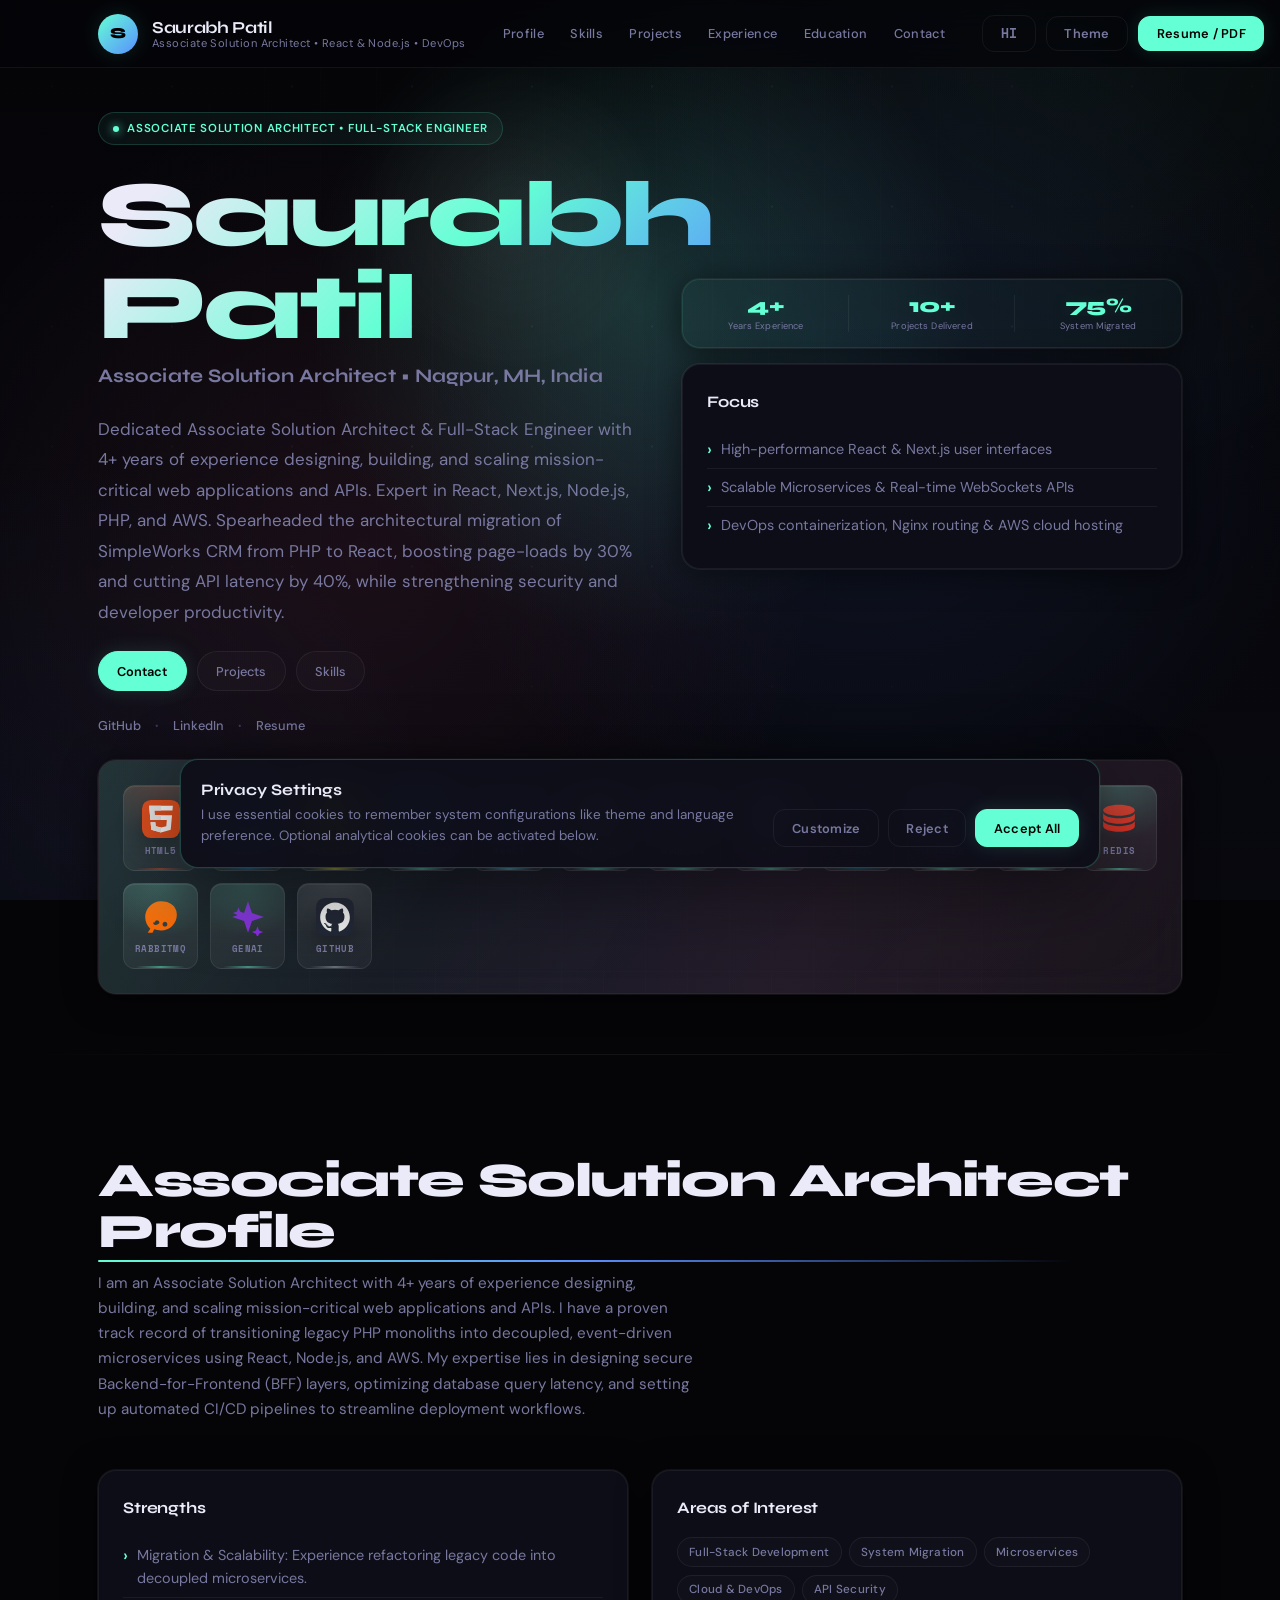
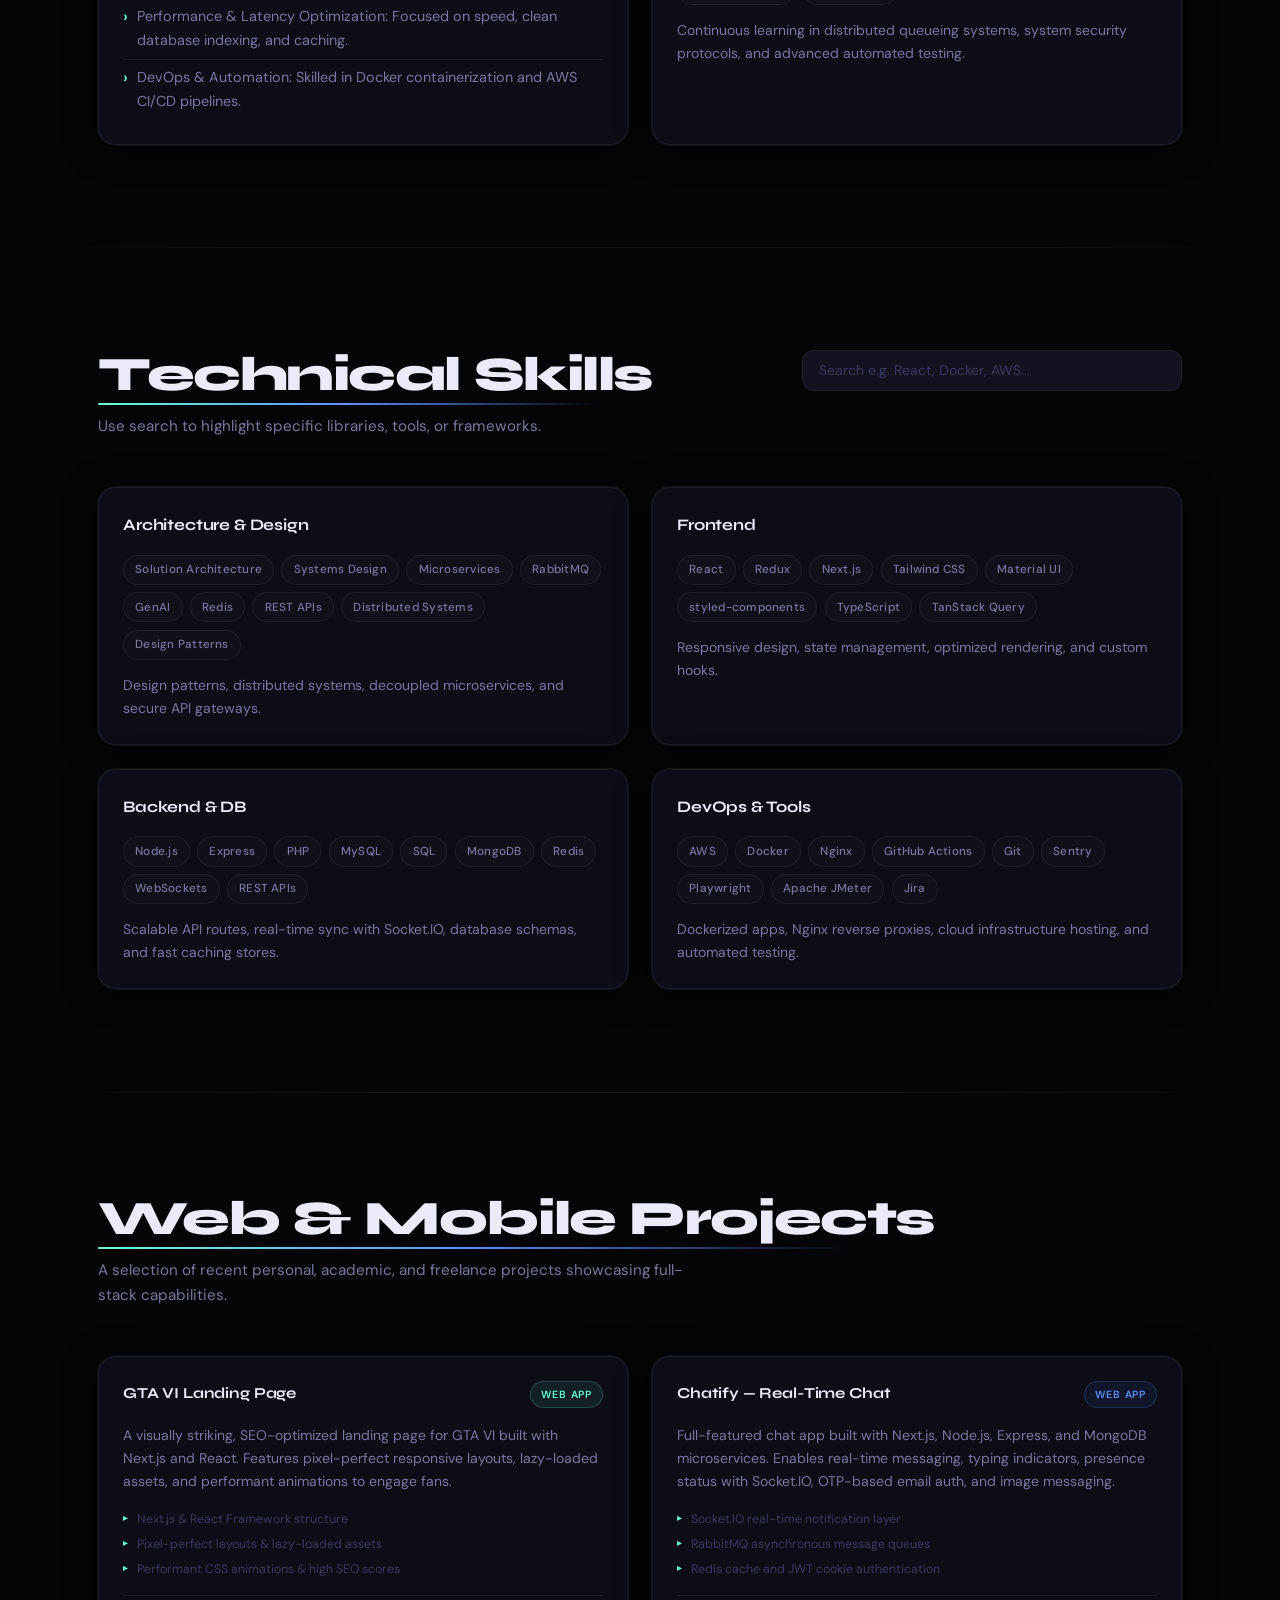
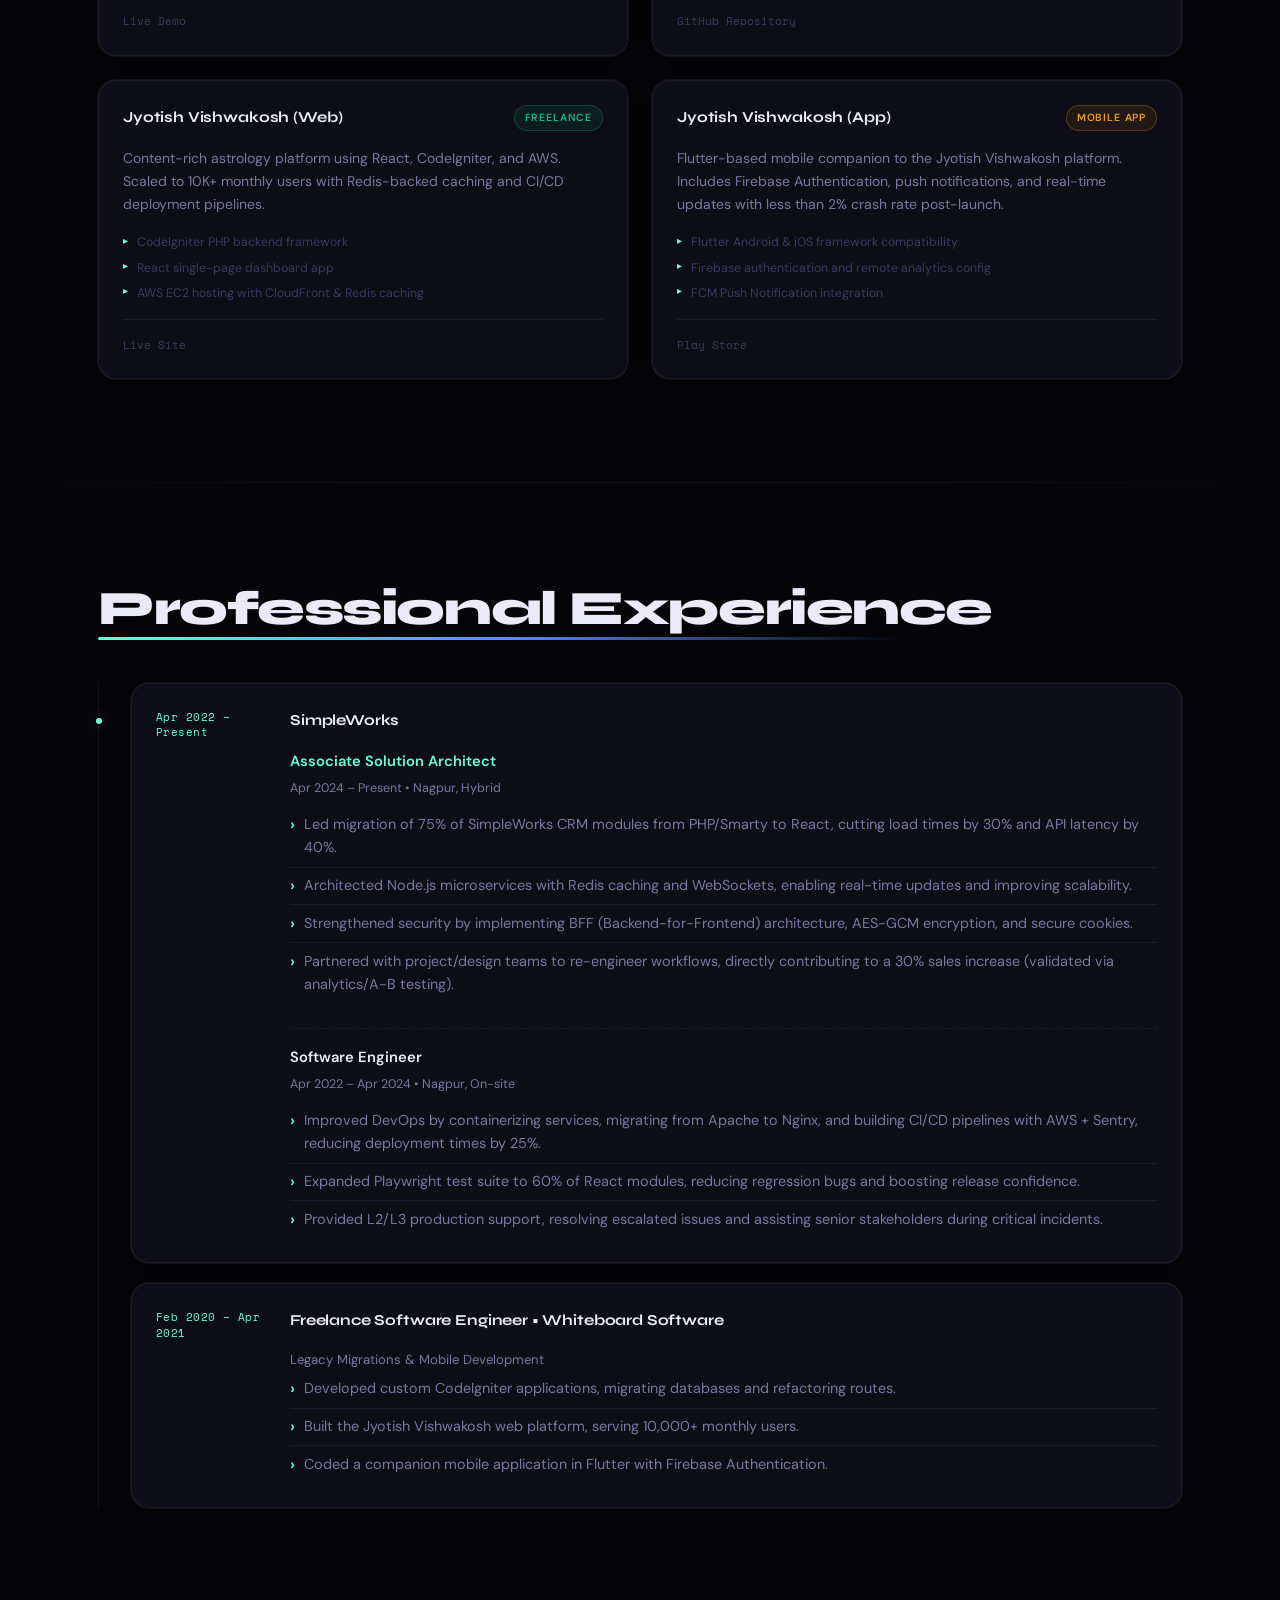
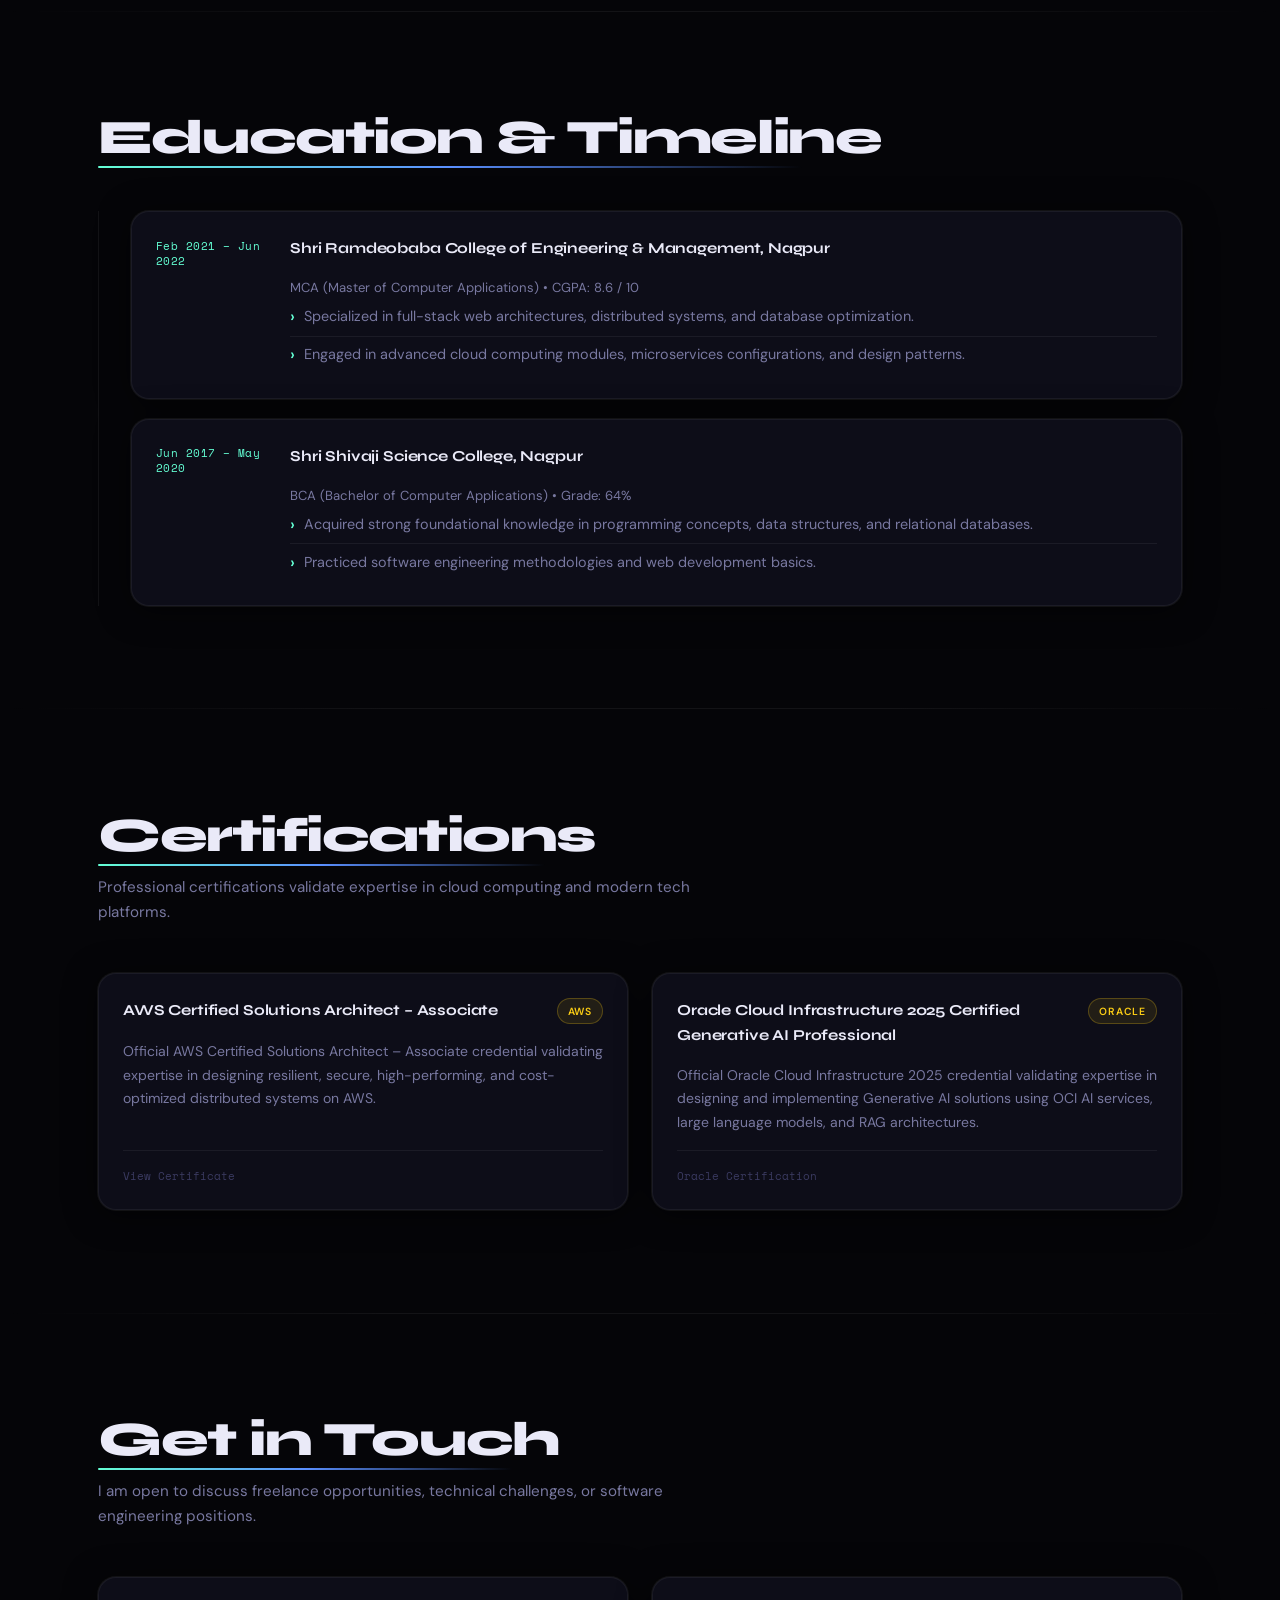
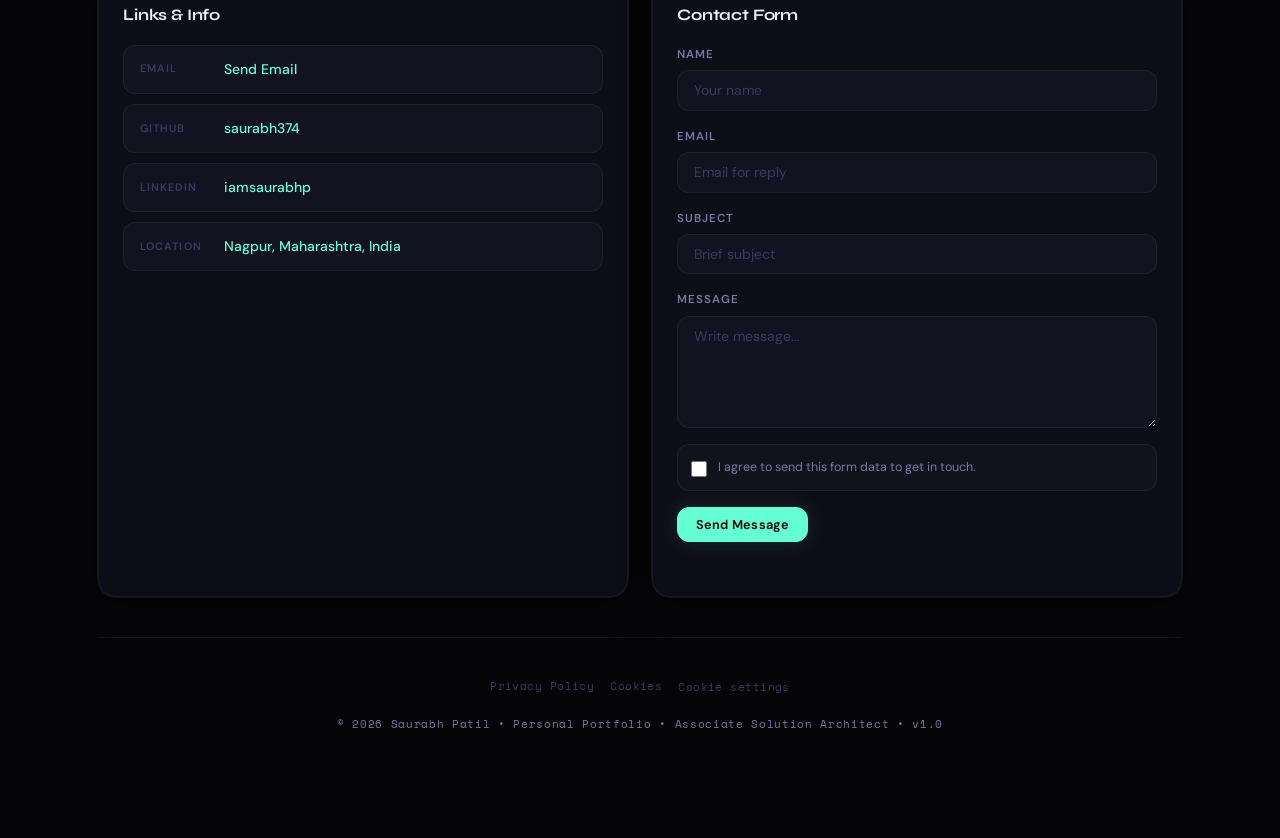
<file: index.html>
<!doctype html>
<html lang="en" data-theme="dark">
<head>
  <meta charset="utf-8" />
  <meta name="viewport" content="width=device-width, initial-scale=1" />
  <title>Saurabh Patil | Associate Solution Architect</title>
  <meta name="description" content="Portfolio of Saurabh Patil: Associate Solution Architect and React & Node.js Specialist with 4+ years of experience building and scaling mission-critical web applications." />
  <meta name="keywords" content="Saurabh Patil, Associate Solution Architect, Full-stack Software Engineer, React Developer, Node.js Specialist, Next.js, PHP, AWS, Docker, portfolio, Nagpur" />
  <meta name="author" content="Saurabh Patil" />
  <meta name="robots" content="index, follow" />
  
  <!-- Open Graph / Facebook -->
  <meta property="og:title" content="Saurabh Patil | Associate Solution Architect" />
  <meta property="og:description" content="Portfolio of Saurabh Patil: Associate Solution Architect and React & Node.js Specialist with 4+ years of experience building and scaling mission-critical web applications." />
  <meta property="og:url" content="https://saurabh374.github.io/" />
  <meta property="og:type" content="website" />
  <meta property="og:site_name" content="Saurabh Patil Portfolio" />
  <meta property="og:locale" content="en_US" />
  <meta property="og:image" content="assets/images/HeroImage.avif" />
  <meta property="og:image:alt" content="Saurabh Patil Portfolio" />
  
  <!-- Twitter -->
  <meta name="twitter:card" content="summary_large_image" />
  <meta name="twitter:title" content="Saurabh Patil | Associate Solution Architect" />
  <meta name="twitter:description" content="Portfolio of Saurabh Patil: Associate Solution Architect and React & Node.js Specialist with 4+ years of experience." />
  <meta name="twitter:image" content="assets/images/HeroImage.avif" />
  
  <meta name="theme-color" content="#050508" />
  <link rel="canonical" href="https://saurabh374.github.io/" />
  <link rel="alternate" hreflang="en" href="https://saurabh374.github.io/" />
  <link rel="alternate" hreflang="hi" href="https://saurabh374.github.io/?lang=hi" />
  <link rel="alternate" hreflang="x-default" href="https://saurabh374.github.io/" />
  
  <link rel="icon" type="image/svg+xml" href="favicon.svg">
  <link rel="stylesheet" href="style.css">
  
  <script type="application/ld+json">
    {
      "@context": "https://schema.org",
      "@graph": [
        {
          "@type": "Person",
          "@id": "https://saurabh374.github.io/#person",
          "name": "Saurabh Patil",
          "alternateName": "saurabh374",
          "url": "https://saurabh374.github.io/",
          "description": "Associate Solution Architect and Full-Stack Engineer with 4+ years of experience designing, building, and scaling mission-critical web apps and APIs using React, Node.js, PHP, and AWS.",
          "sameAs": [
            "https://github.com/saurabh374",
            "https://linkedin.com/in/iamsaurabhp"
          ],
          "jobTitle": "Associate Solution Architect",
          "address": {
            "@type": "PostalAddress",
            "addressLocality": "Nagpur",
            "addressRegion": "Maharashtra",
            "addressCountry": "IN"
          },
          "knowsLanguage": ["en", "hi", "mr"],
          "knowsAbout": [
            "Software Development",
            "Web Development",
            "React.js",
            "Node.js",
            "PHP",
            "Cloud Architectures",
            "DevOps"
          ]
        },
        {
          "@type": "WebSite",
          "@id": "https://saurabh374.github.io/#website",
          "name": "Saurabh Patil Portfolio",
          "url": "https://saurabh374.github.io/",
          "description": "Portfolio website of Saurabh Patil, Associate Solution Architect.",
          "inLanguage": ["en", "hi"],
          "author": {
            "@id": "https://saurabh374.github.io/#person"
          }
        }
      ]
    }
  </script>
</head>

<body>
  <div class="site-backdrop" aria-hidden="true"></div>
  <a class="skip" href="#content" data-i18n="skip">Skip to content</a>

  <header class="topbar" role="banner" id="topbar">
    <div class="wrap topbar-inner">
      <a class="brand" href="#content" aria-label="Saurabh Patil portfolio">
        <div class="avatar" aria-hidden="true">S</div>
        <div class="brand-text">
          <div class="name">Saurabh Patil</div>
          <div class="role" data-i18n="brandRole">Associate Solution Architect • React & Node.js • DevOps</div>
        </div>
      </a>

      <nav class="nav" id="mainNav" aria-label="Main Navigation" data-i18n-attr="aria-label:navAria">
        <a href="#profile" data-i18n="navProfile">Profile</a>
        <a href="#skills" data-i18n="navSkills">Skills</a>
        <a href="#projects" data-i18n="navProjects">Projects</a>
        <a href="#experience" data-i18n="navExperience">Experience</a>
        <a href="#education" data-i18n="navEducation">Education</a>
        <a href="#contact" data-i18n="navContact">Contact</a>
      </nav>

      <div class="actions">
        <button class="nav-toggle" id="navToggle" type="button"
          aria-label="Open navigation" aria-expanded="false" aria-controls="mainNav"
          data-i18n-attr="aria-label:openNav">
          <span></span><span></span><span></span>
        </button>

        <button class="btn ghost" id="langBtn" type="button" aria-label="Switch language" data-i18n-attr="aria-label:langBtnAria">HI</button>
        <button class="btn ghost" id="themeBtn" type="button" aria-label="Toggle theme" data-i18n="themeBtn" data-i18n-attr="aria-label:themeAria">Theme</button>
        <button class="btn" id="printBtn" type="button" data-i18n="printBtn">Resume / PDF</button>
      </div>
    </div>
  </header>

  <main id="content">
    <section class="hero">
      <div class="wrap hero-inner">
        <div class="hero-left">
          <p class="pill">
            <span class="dot"></span>
            <span data-i18n="heroPill">Associate Solution Architect • Full-Stack Engineer</span>
          </p>

          <h1>
            <span class="grad">Saurabh Patil</span>
            <small data-i18n="heroSubtitle">Associate Solution Architect • Nagpur, MH, India</small>
          </h1>

          <p class="lead" data-i18n="heroLead">
            Dedicated Associate Solution Architect & Full-Stack Engineer with 4+ years of experience designing, building, and scaling mission-critical web applications and APIs. Expert in React, Next.js, Node.js, PHP, and AWS. Spearheaded the architectural migration of SimpleWorks CRM from PHP to React, boosting page-loads by 30% and cutting API latency by 40%, while strengthening security and developer productivity.
          </p>

          <div class="quick">
            <a class="chip" href="#contact" data-i18n="quickContact">Contact</a>
            <a class="chip" href="#projects" data-i18n="quickProjects">Projects</a>
            <a class="chip" href="#skills" data-i18n="quickSkills">Skills</a>
          </div>

          <div class="links">
            <a class="link" href="https://github.com/saurabh374" target="_blank" rel="me noopener noreferrer">GitHub</a>
            <span class="sep">•</span>
            <a class="link" href="https://linkedin.com/in/iamsaurabhp" target="_blank" rel="me noopener noreferrer">LinkedIn</a>
            <span class="sep">•</span>
            <a class="link" href="https://drive.google.com/file/d/1jtDCiRe3GsaMPiQ4gU9Pdcwk4-uRDG4I/view" target="_blank" rel="noopener noreferrer" data-i18n="resumeLink">Resume</a>
          </div>
        </div>

        <aside class="hero-right" aria-label="Quick Info" data-i18n-attr="aria-label:quickInfo">
          <div class="card kpis">
            <div class="kpi">
              <div class="kpi-num">4+</div>
              <div class="kpi-label" data-i18n="kpiExp">Years Experience</div>
            </div>

            <div class="kpi">
              <div class="kpi-num">10+</div>
              <div class="kpi-label" data-i18n="kpiProjects">Projects Delivered</div>
            </div>

            <div class="kpi">
              <div class="kpi-num">75%</div>
              <div class="kpi-label" data-i18n="kpiMigration">System Migrated</div>
            </div>
          </div>

          <div class="card mini">
            <h2 class="mini-title" data-i18n="focusTitle">Focus</h2>
            <ul class="bullets">
              <li data-i18n="focus1">High-performance React & Next.js user interfaces</li>
              <li data-i18n="focus2">Scalable Microservices & Real-time WebSockets APIs</li>
              <li data-i18n="focus3">DevOps containerization, Nginx routing & AWS cloud hosting</li>
            </ul>
          </div>
        </aside>
      </div>
      <div class="bg" aria-hidden="true"></div>
    </section>

    <div class="wrap">
      <div class="stack-panel">
        <ul class="stack-icons" role="list">
          <li class="stack-icon tech-html">
            <img src="assets/icons/html.svg" width="38" height="38" alt="HTML icon" loading="lazy" decoding="async" />
            <span class="stack-label">HTML5</span>
          </li>
          <li class="stack-icon tech-css">
            <img src="assets/icons/css.svg" width="38" height="38" alt="CSS icon" loading="lazy" decoding="async" />
            <span class="stack-label">CSS3</span>
          </li>
          <li class="stack-icon tech-js">
            <img src="assets/icons/js.svg" width="38" height="38" alt="JavaScript icon" loading="lazy" decoding="async" />
            <span class="stack-label">JavaScript</span>
          </li>
          <li class="stack-icon tech-typescript">
            <svg viewBox="0 0 24 24" width="38" height="38" aria-hidden="true" style="fill: #3178c6;">
              <path d="M1.125 0h21.75c.621 0 1.125.504 1.125 1.125v21.75c0 .621-.504 1.125-1.125 1.125H1.125A1.125 1.125 0 0 1 0 22.875V1.125A1.125 1.125 0 0 1 1.125 0zm15.719 14.813c.219-.078.438-.172.641-.281.344-.188.625-.438.828-.75a3.02 3.02 0 0 0 .547-1.14c.063-.266.094-.578.094-.938V9.125h-1.922v2.469c0 .172-.016.328-.047.453a.61.61 0 0 1-.156.328.618.618 0 0 1-.297.172c-.125.031-.297.047-.516.047H14.03v-3.469h-1.922v8.281h1.922V14.86c0-.031.063-.047.188-.047h1.625zM9.547 9.125H3.656v1.922h1.984v6.359h1.922v-6.359h1.984V9.125z"/>
            </svg>
            <span class="stack-label">TypeScript</span>
          </li>
          <li class="stack-icon tech-react">
            <img src="assets/icons/react.svg" width="38" height="38" alt="React icon" loading="lazy" decoding="async" />
            <span class="stack-label">React</span>
          </li>
          <li class="stack-icon tech-nextjs">
            <svg viewBox="0 0 180 180" width="38" height="38" aria-hidden="true" style="fill: currentColor;">
              <path d="M141.137 167.337L68.347 75.313V156H50V24h18.347l72.79 92.023V24h18.347v143.337h-18.347z"/>
            </svg>
            <span class="stack-label">Next.js</span>
          </li>
          <li class="stack-icon tech-node">
            <svg viewBox="0 0 24 24" width="38" height="38" aria-hidden="true" style="fill: #339933;">
              <path d="M11.996 0a3.176 3.176 0 0 0-1.587.424L1.737 5.431A3.17 3.17 0 0 0 .15 8.18v10.016a3.17 3.17 0 0 0 1.587 2.75l8.672 5.006a3.174 3.174 0 0 0 3.174 0l8.672-5.006a3.17 3.17 0 0 0 1.587-2.75V8.18a3.17 3.17 0 0 0-1.587-2.75L13.583.424A3.176 3.176 0 0 0 11.996 0zm0 2.21a.95.95 0 0 1 .477.127l8.672 5.006c.294.17.477.487.477.828v10.016c0 .341-.183.658-.477.828l-8.672 5.006a.95.95 0 0 1-.954 0l-8.672-5.006a.95.95 0 0 1-.477-.828V8.171c0-.341.183-.658.477-.828l8.672-5.006a.95.95 0 0 1 .477-.127z"/>
            </svg>
            <span class="stack-label">Node.js</span>
          </li>
          <li class="stack-icon tech-php">
            <svg viewBox="0 0 24 24" width="38" height="38" aria-hidden="true" style="fill: #777BB4;">
              <path d="M12 0C5.373 0 0 5.373 0 12s5.373 12 12 12 12-5.373 12-12S18.627 0 12 0zm5.185 8.163c.279 0 .524.015.733.045.21.03.376.084.501.164.124.08.204.187.24.321.036.134.027.316-.027.545l-.744 3.149c-.066.273-.189.508-.369.704-.18.196-.396.353-.648.472-.252.119-.533.204-.843.255-.31.05-.629.076-.957.076h-2.148l-.759 3.202H10.96l2.128-9.006c.45-.067 1.018-.1 1.706-.1h2.391zm-7.618 0c.279 0 .524.015.733.045.21.03.376.084.501.164.124.08.204.187.24.321.036.134.027.316-.027.545l-.744 3.149c-.066.273-.189.508-.369.704-.18.196-.396.353-.648.472-.252.119-.533.204-.843.255-.31.05-.629.076-.957.076H5.674l-.759 3.202H2.946l2.128-9.006c.45-.067 1.018-.1 1.706-.1h2.787zM8.384 9.699H7.132l-.567 2.399H7.81c.219 0 .399-.02.541-.059.142-.039.248-.098.318-.179.07-.08.106-.184.106-.312 0-.129-.026-.264-.078-.406a.82.82 0 0 0-.256-.372c-.104-.07-.267-.071-.457-.071zM15.4 9.699h-1.252l-.567 2.399h1.246c.219 0 .399-.02.541-.059.142-.039.248-.098.318-.179.07-.08.106-.184.106-.312 0-.129-.026-.264-.078-.406a.82.82 0 0 0-.256-.372c-.103-.07-.267-.071-.458-.071zm5.654-1.536l-2.128 9.006h-1.97l2.128-9.006h1.97z"/>
            </svg>
            <span class="stack-label">PHP</span>
          </li>
          <li class="stack-icon tech-mysql">
            <img src="assets/icons/mysql.svg" width="38" height="38" alt="MySQL icon" loading="lazy" decoding="async" />
            <span class="stack-label">MySQL</span>
          </li>
          <li class="stack-icon tech-docker">
            <svg viewBox="0 0 24 24" width="38" height="38" aria-hidden="true" style="fill: #2496ed;">
              <path d="M13.983 11.078h2.119c.102 0 .186-.083.186-.185V8.99c0-.102-.084-.186-.186-.186h-2.119c-.102 0-.186.084-.186.186v1.903c0 .102.084.185.186.185zM11.261 11.078h2.119c.102 0 .186-.083.186-.185V8.99c0-.102-.084-.186-.186-.186h-2.119c-.102 0-.186.084-.186.186v1.903c0 .102.084.185.186.185zm-2.72 0h2.119c.102 0 .186-.083.186-.185V8.99c0-.102-.084-.186-.186-.186H8.54c-.102 0-.186.084-.186.186v1.903c0 .102.084.185.186.185zm-2.72 0h2.119c.102 0 .186-.083.186-.185V8.99c0-.102-.084-.186-.186-.186H5.82c-.102 0-.186.084-.186.186v1.903c0 .102.084.185.186.185zm2.72-2.72h2.119c.102 0 .186-.083.186-.185V6.27c0-.102-.084-.186-.186-.186H8.54c-.102 0-.186.084-.186.186v1.903c0 .102.084.185.186.185zm2.72 0h2.119c.102 0 .186-.083.186-.185V6.27c0-.102-.084-.186-.186-.186h-2.119c-.102 0-.186.084-.186.186v1.903c0 .102.084.185.186.185zm-2.72-2.72h2.119c.102 0 .186-.083.186-.185V3.55c0-.102-.084-.186-.186-.186H8.54c-.102 0-.186.084-.186.186v1.903c0 .102.084.185.186.185zm5.44 5.44h2.119c.102 0 .186-.083.186-.185V8.99c0-.102-.084-.186-.186-.186h-2.119c-.102 0-.186.084-.186.186v1.903c0 .102.084.185.186.185zM23.957 11.23c-.1-.703-.687-1.378-1.503-1.637-.152-.048-.328-.088-.492-.116-.037-.621-.295-1.19-.728-1.63a.138.138 0 0 0-.191-.013c-.31.258-.57.575-.765.928-.276.012-.55.034-.821.066-.02-.455-.17-.923-.46-1.344a.126.126 0 0 0-.189-.026c-.347.288-.636.653-.847 1.06-.995.143-2.02.261-3.082.352v4.062h9.243c.123 0 .242-.016.361-.04.773-.16 1.488-.646 1.769-1.662.007-.027.014-.055.021-.082.02-.075.051-.157.085-.24zm-9.088 4.793c-2.316 0-4.632-.128-6.948-.383-.41-.045-.82-.097-1.23-.156-.37-.053-.74-.114-1.1-.183-.341-.065-.68-.137-1.018-.216-.312-.074-.622-.156-.931-.247-.282-.083-.564-.173-.842-.27-.253-.087-.502-.183-.75-.286a11.14 11.14 0 0 1-.659-.296c-.19-.093-.38-.192-.563-.298-.168-.097-.333-.203-.493-.315l-.048-.034c-.11-.079-.168-.158-.2-.258-.027-.087-.033-.186-.022-.294.043-.437.288-.86.732-1.267.316-.29.734-.555 1.23-.78.473-.217 1.019-.4 1.62-.544.577-.14 1.226-.242 1.928-.31l.044-.004c.725-.07 1.503-.119 2.316-.148v1.644h3.119V11.23c.899-.023 1.831-.03 2.784-.02v1.634h3.119v-1.603c.531.008 1.066.02 1.603.037.498.016.995.038 1.492.067.435.025.867.056 1.298.093.376.033.75.07 1.121.11.312.034.622.072.93.114.258.035.513.072.766.113.189.03.376.061.562.093.125.022.247.045.367.069.055.011.109.022.164.034.252.06.495.127.73.203.203.065.399.138.587.218.156.067.306.139.45.217l.039.02c.071.04.14.084.208.13.068.046.133.095.195.147.098.082.179.176.241.282.062.106.101.224.117.355.033.275-.027.575-.178.892a4.912 4.912 0 0 1-.774 1.15c-.328.355-.733.665-1.203.923-.448.246-.962.449-1.528.608-.537.151-1.128.267-1.758.349a37.28 37.28 0 0 1-1.92.193 69.347 69.347 0 0 1-2.02.102l-.657.017z"/>
            </svg>
            <span class="stack-label">Docker</span>
          </li>
          <li class="stack-icon tech-aws">
            <svg viewBox="0 0 24 24" width="38" height="38" aria-hidden="true" style="fill: #ff9900;">
              <path d="M23.945 15.688c-.378-.718-1.517-2.483-3.69-2.483-2.616 0-4.667 2.05-4.667 4.701 0 2.502 1.83 4.639 4.634 4.639 1.488 0 2.658-.707 3.228-1.554l.032.021a1.293 1.293 0 0 0 1.05 1.572 1.34 1.34 0 0 0 1.547-1.168c.036-.264.444-3.468.219-5.32-.057-.468-.261-.692-.663-.692a.669.669 0 0 0-.67.652l-.022.632zm-3.69 5.378c-1.393 0-2.441-1.04-2.441-2.658s1.04-2.648 2.457-2.648 2.446 1.05 2.446 2.648c-.005 1.623-1.069 2.658-2.462 2.658zm-11.455.512c-1.517 0-2.837-.84-2.837-2.222 0-1.892 2.083-2.316 4.316-2.316.55 0 1.028.026 1.385.076a5.27 5.27 0 0 0-.173-1.428c-.183-.783-.807-1.226-1.812-1.226-1.121 0-2.246.366-2.424.478a.637.637 0 0 1-.321.092.518.518 0 0 1-.509-.509c0-.234.122-.442.361-.59 1.206-.743 2.766-1.073 4.093-1.073 2.517 0 3.998 1.154 3.998 3.595v4.205c0 .768.422.997.778.997a.465.465 0 0 0 .473-.427c.102-.62.249-1.922.376-2.583a.475.475 0 0 1 .494-.392c.28 0 .463.224.437.524-.046.529-.397 3.397-.565 4.053-.163.636-.575.925-1.165.925a1.272 1.272 0 0 1-1.298-1.23l-.03-.021c-.565.845-1.637 1.581-3.355 1.581zm1.261-3.149c-1.348 0-2.507.249-2.507 1.15 0 .61.57.94 1.246.94.977 0 1.83-.585 2.064-1.383a2.03 2.03 0 0 0 .046-.402c-.229-.214-.544-.305-.849-.305zM2.873 14.88c-.285.676-.55 1.393-.778 2.148h3.361c.427-.859.834-1.586 1.19-2.148H2.873zm5.029-2.923c.31.575.63 1.226.936 1.922H11.23c-1.083-2.162-2.316-3.83-3.666-3.83-.687 0-1.185.442-1.185 1.164 0 .341.076.671.214.992l1.309.676v.001-.925zM.052 21.054a.519.519 0 0 0 .509.509c.285 0 1.144-.336 2.083-.758 1.196.488 2.658.743 4.195.743 4.968 0 7.82-2.73 7.82-5.466 0-.325-.03-.646-.092-.956l1.241.641a.573.573 0 0 0 .285.087c.28 0 .54-.204.54-.544 0-.173-.082-.336-.24-.442L8.24 9.878a.59.59 0 0 0-.61-.01c-.198.102-3.844 1.993-5.32 2.766a.552.552 0 0 0-.321.503c0 .285.234.509.509.509.117 0 .234-.036.346-.092.839-.437 2.227-1.154 3.238-1.684.58.793 1.298 1.983 1.922 3.19H.637a.541.541 0 0 0-.539.544c0 .178.077.346.224.453.799.575 1.488 1.261 2.019 1.922-1.399.718-2.119 1.058-2.222 1.103a.56.56 0 0 0-.067.876z"/>
            </svg>
            <span class="stack-label">AWS</span>
          </li>
          <li class="stack-icon tech-redis">
            <svg viewBox="0 0 24 24" width="38" height="38" aria-hidden="true" style="fill: #d82c20;">
              <path d="M22 6.5C22 8.433 17.523 10 12 10S2 8.433 2 6.5 6.477 3 12 3s10 1.5 10 3.5zm0 5C22 13.433 17.523 15 12 15S2 13.433 2 11.5V8c0 1.933 4.477 3.5 10 3.5s10-1.5 10-3.5v3.5zm0 5C22 18.433 17.523 20 12 20S2 18.433 2 16.5V13c0 1.933 4.477 3.5 10 3.5s10-1.5 10-3.5v3.5z"/>
            </svg>
            <span class="stack-label">Redis</span>
          </li>
          <li class="stack-icon tech-rabbitmq">
            <svg viewBox="0 0 24 24" width="38" height="38" aria-hidden="true" style="fill: #ff6600;">
              <path d="M12 2C6.477 2 2 6.477 2 12c0 2.92 1.25 5.542 3.238 7.37L3.6 22h3.045l1.045-2.222c1.325.437 2.754.722 4.31.722 5.523 0 10-4.477 10-10S17.523 2 12 2zm1 14.5c0-.828.672-1.5 1.5-1.5s1.5.672 1.5 1.5S15.328 18 14.5 18s-1.5-.672-1.5-1.5zm-5-1c0-.828.672-1.5 1.5-1.5s1.5.672 1.5 1.5S9.328 17 8.5 17s-1.5-.672-1.5-1.5z"/>
            </svg>
            <span class="stack-label">RabbitMQ</span>
          </li>
          <li class="stack-icon tech-genai">
            <svg viewBox="0 0 24 24" width="38" height="38" aria-hidden="true" style="fill: #8a2be2;">
              <path d="M12 2L9.5 9.5 2 12l7.5 2.5L12 22l2.5-7.5 7.5-2.5-7.5-2.5L12 2zM6 6L5 8.5 2.5 9.5 5 10.5 6 13l1-2.5 2.5-1L7 8.5 6 6zm12 12l-1 2.5-2.5 1 2.5 1 1 2.5 1-2.5 2.5-1-2.5-1-1-2.5z"/>
            </svg>
            <span class="stack-label">GenAI</span>
          </li>
          <li class="stack-icon tech-github">
            <img src="assets/icons/github.svg" width="38" height="38" alt="GitHub icon" loading="lazy" decoding="async" />
            <span class="stack-label">GitHub</span>
          </li>
        </ul>
      </div>
    </div>

    <section class="section" id="profile">
      <div class="wrap">
        <div class="section-head reveal">
          <h2 data-i18n="profileTitle">Associate Solution Architect Profile</h2>
          <p data-i18n="profileText">
            I am an Associate Solution Architect with 4+ years of experience designing, building, and scaling mission-critical web applications and APIs. I have a proven track record of transitioning legacy PHP monoliths into decoupled, event-driven microservices using React, Node.js, and AWS. My expertise lies in designing secure Backend-for-Frontend (BFF) layers, optimizing database query latency, and setting up automated CI/CD pipelines to streamline deployment workflows.
          </p>
        </div>

        <div class="grid two">
          <div class="card reveal rv1">
            <h3 data-i18n="strengthsTitle">Strengths</h3>
            <ul class="bullets">
              <li data-i18n="strength1">Migration & Scalability: Experience refactoring legacy code into decoupled microservices.</li>
              <li data-i18n="strength2">Performance & Latency Optimization: Focused on speed, clean database indexing, and caching.</li>
              <li data-i18n="strength3">DevOps & Automation: Skilled in Docker containerization and AWS CI/CD pipelines.</li>
            </ul>
          </div>

          <div class="card reveal rv2">
            <h3 data-i18n="areasTitle">Areas of Interest</h3>
            <div class="tags">
              <span class="tag">Full-Stack Development</span>
              <span class="tag">System Migration</span>
              <span class="tag">Microservices</span>
              <span class="tag">Cloud & DevOps</span>
              <span class="tag">API Security</span>
            </div>
            <p class="muted" data-i18n="areasNote">Continuous learning in distributed queueing systems, system security protocols, and advanced automated testing.</p>
          </div>
        </div>
      </div>
    </section>

    <section class="section" id="skills">
      <div class="wrap">
        <div class="section-head row reveal">
          <div>
            <h2 data-i18n="skillsTitle">Technical Skills</h2>
            <p class="muted" data-i18n="skillsHint">Use search to highlight specific libraries, tools, or frameworks.</p>
          </div>
          <div class="skill-controls">
            <input id="skillSearch" class="input" type="search" placeholder="Search e.g. React, Docker, AWS..." data-i18n-attr="placeholder:skillPlaceholder" />
          </div>
        </div>

        <div class="grid two" id="skillGrid">
          <div class="card skill reveal rv1">
            <h3 data-i18n="archTitle">Architecture & Design</h3>
            <div class="tags">
              <span class="tag" data-skill="Solution Architecture">Solution Architecture</span>
              <span class="tag" data-skill="Systems Design">Systems Design</span>
              <span class="tag" data-skill="Microservices">Microservices</span>
              <span class="tag" data-skill="RabbitMQ">RabbitMQ</span>
              <span class="tag" data-skill="GenAI">GenAI</span>
              <span class="tag" data-skill="Redis">Redis</span>
              <span class="tag" data-skill="REST APIs">REST APIs</span>
              <span class="tag" data-skill="Distributed Systems">Distributed Systems</span>
              <span class="tag" data-skill="Design Patterns">Design Patterns</span>
            </div>
            <p class="muted" data-i18n="archText">Design patterns, distributed systems, decoupled microservices, and secure API gateways.</p>
          </div>

          <div class="card skill reveal rv2">
            <h3>Frontend</h3>
            <div class="tags">
              <span class="tag" data-skill="React">React</span>
              <span class="tag" data-skill="Redux">Redux</span>
              <span class="tag" data-skill="Next.js">Next.js</span>
              <span class="tag" data-skill="Tailwind CSS">Tailwind CSS</span>
              <span class="tag" data-skill="Material UI">Material UI</span>
              <span class="tag" data-skill="styled-components">styled-components</span>
              <span class="tag" data-skill="TypeScript">TypeScript</span>
              <span class="tag" data-skill="TanStack Query">TanStack Query</span>
            </div>
            <p class="muted" data-i18n="frontendText">Responsive design, state management, optimized rendering, and custom hooks.</p>
          </div>

          <div class="card skill reveal rv3">
            <h3>Backend & DB</h3>
            <div class="tags">
              <span class="tag" data-skill="Node.js">Node.js</span>
              <span class="tag" data-skill="Express">Express</span>
              <span class="tag" data-skill="PHP">PHP</span>
              <span class="tag" data-skill="MySQL">MySQL</span>
              <span class="tag" data-skill="SQL">SQL</span>
              <span class="tag" data-skill="MongoDB">MongoDB</span>
              <span class="tag" data-skill="Redis">Redis</span>
              <span class="tag" data-skill="WebSockets">WebSockets</span>
              <span class="tag" data-skill="REST APIs">REST APIs</span>
            </div>
            <p class="muted" data-i18n="backendText">Scalable API routes, real-time sync with Socket.IO, database schemas, and fast caching stores.</p>
          </div>

          <div class="card skill reveal rv4">
            <h3 data-i18n="engineeringTitle">DevOps & Tools</h3>
            <div class="tags">
              <span class="tag" data-skill="AWS">AWS</span>
              <span class="tag" data-skill="Docker">Docker</span>
              <span class="tag" data-skill="Nginx">Nginx</span>
              <span class="tag" data-skill="CI/CD">GitHub Actions</span>
              <span class="tag" data-skill="Git">Git</span>
              <span class="tag" data-skill="Sentry">Sentry</span>
              <span class="tag" data-skill="Playwright">Playwright</span>
              <span class="tag" data-skill="JMeter">Apache JMeter</span>
              <span class="tag" data-skill="Jira">Jira</span>
            </div>
            <p class="muted" data-i18n="engineeringText">Dockerized apps, Nginx reverse proxies, cloud infrastructure hosting, and automated testing.</p>
          </div>
        </div>
      </div>
    </section>

    <section class="section" id="projects">
      <div class="wrap">
        <div class="section-head reveal">
          <h2 data-i18n="projectsTitle">Web & Mobile Projects</h2>
          <p class="muted" data-i18n="projectsIntro">
            A selection of recent personal, academic, and freelance projects showcasing full-stack capabilities.
          </p>
        </div>

        <div class="grid two">
          <article class="card project reveal rv1">
            <div class="project-top">
              <h3>GTA VI Landing Page</h3>
              <span class="badge web">Web App</span>
            </div>
            <p data-i18n="gtaDesc">A visually striking, SEO-optimized landing page for GTA VI built with Next.js and React. Features pixel-perfect responsive layouts, lazy-loaded assets, and performant animations to engage fans.</p>
            <ul class="mini-list">
              <li data-i18n="gta1">Next.js & React Framework structure</li>
              <li data-i18n="gta2">Pixel-perfect layouts & lazy-loaded assets</li>
              <li data-i18n="gta3">Performant CSS animations & high SEO scores</li>
            </ul>
            <div class="project-links">
              <a class="link" href="https://saurabh374.github.io/gta_vi_landing/" target="_blank" rel="noreferrer">Live Demo</a>
            </div>
          </article>

          <article class="card project reveal rv2">
            <div class="project-top">
              <h3>Chatify — Real-Time Chat</h3>
              <span class="badge app">Web App</span>
            </div>
            <p data-i18n="chatifyDesc">Full-featured chat app built with Next.js, Node.js, Express, and MongoDB microservices. Enables real-time messaging, typing indicators, presence status with Socket.IO, OTP-based email auth, and image messaging.</p>
            <ul class="mini-list">
              <li data-i18n="chatify1">Socket.IO real-time notification layer</li>
              <li data-i18n="chatify2">RabbitMQ asynchronous message queues</li>
              <li data-i18n="chatify3">Redis cache and JWT cookie authentication</li>
            </ul>
            <div class="project-links">
              <a class="link" href="https://github.com/saurabh374/Chatify" target="_blank" rel="noreferrer">GitHub Repository</a>
            </div>
          </article>

          <article class="card project reveal rv1">
            <div class="project-top">
              <h3>Jyotish Vishwakosh (Web)</h3>
              <span class="badge freelance">Freelance</span>
            </div>
            <p data-i18n="jyotishWebDesc">Content-rich astrology platform using React, CodeIgniter, and AWS. Scaled to 10K+ monthly users with Redis-backed caching and CI/CD deployment pipelines.</p>
            <ul class="mini-list">
              <li data-i18n="jyotishWeb1">CodeIgniter PHP backend framework</li>
              <li data-i18n="jyotishWeb2">React single-page dashboard app</li>
              <li data-i18n="jyotishWeb3">AWS EC2 hosting with CloudFront & Redis caching</li>
            </ul>
            <div class="project-links">
              <a class="link" href="https://jyotishvishwakosh.com/" target="_blank" rel="noreferrer">Live Site</a>
            </div>
          </article>

          <article class="card project reveal rv2">
            <div class="project-top">
              <h3>Jyotish Vishwakosh (App)</h3>
              <span class="badge mobile">Mobile App</span>
            </div>
            <p data-i18n="jyotishAppDesc">Flutter-based mobile companion to the Jyotish Vishwakosh platform. Includes Firebase Authentication, push notifications, and real-time updates with less than 2% crash rate post-launch.</p>
            <ul class="mini-list">
              <li data-i18n="jyotishApp1">Flutter Android & iOS framework compatibility</li>
              <li data-i18n="jyotishApp2">Firebase authentication and remote analytics config</li>
              <li data-i18n="jyotishApp3">FCM Push Notification integration</li>
            </ul>
            <div class="project-links">
              <a class="link" href="https://play.google.com/store/apps/details?id=jyotishvivkosh.mobileapplication" target="_blank" rel="noreferrer">Play Store</a>
            </div>
          </article>
        </div>
      </div>
    </section>

    <section class="section" id="experience">
      <div class="wrap">
        <div class="section-head reveal">
          <h2 data-i18n="experienceTitle">Professional Experience</h2>
        </div>

        <div class="timeline">
          <div class="t-item card reveal rv1 current">
            <div class="t-when" data-i18n="expSimpleWorksWhen">Apr 2022 – Present</div>
            <div class="t-what">
              <h3 data-i18n="expSimpleWorksTitle">SimpleWorks</h3>
              
              <!-- Role 1: Associate Solution Architect -->
              <div class="sub-role" style="margin-top: 1rem;">
                <h4 style="font-size: 0.92rem; font-weight: 700; color: var(--accent); margin-bottom: 0.15rem;" data-i18n="expAsaRoleTitle">Associate Solution Architect</h4>
                <p class="muted" style="font-size: 0.78rem; margin-bottom: 0.5rem;" data-i18n="expAsaWhenRole">Apr 2024 – Present • Nagpur, Hybrid</p>
                <ul class="bullets">
                  <li data-i18n="expAsaBullet1">Led migration of 75% of SimpleWorks CRM modules from PHP/Smarty to React, cutting load times by 30% and API latency by 40%.</li>
                  <li data-i18n="expAsaBullet2">Architected Node.js microservices with Redis caching and WebSockets, enabling real-time updates and improving scalability.</li>
                  <li data-i18n="expAsaBullet3">Strengthened security by implementing BFF (Backend-for-Frontend) architecture, AES-GCM encryption, and secure cookies.</li>
                  <li data-i18n="expAsaBullet4">Partnered with project/design teams to re-engineer workflows, directly contributing to a 30% sales increase (validated via analytics/A-B testing).</li>
                </ul>
              </div>

              <!-- Role 2: Software Engineer -->
              <div class="sub-role" style="margin-top: 1.5rem; border-top: 1px dashed var(--border); padding-top: 1rem;">
                <h4 style="font-size: 0.92rem; font-weight: 700; color: var(--txt); margin-bottom: 0.15rem;" data-i18n="expSeRoleTitle">Software Engineer</h4>
                <p class="muted" style="font-size: 0.78rem; margin-bottom: 0.5rem;" data-i18n="expSeWhenRole">Apr 2022 – Apr 2024 • Nagpur, On-site</p>
                <ul class="bullets">
                  <li data-i18n="expSeBullet1">Improved DevOps by containerizing services, migrating from Apache to Nginx, and building CI/CD pipelines with AWS + Sentry, reducing deployment times by 25%.</li>
                  <li data-i18n="expSeBullet2">Expanded Playwright test suite to 60% of React modules, reducing regression bugs and boosting release confidence.</li>
                  <li data-i18n="expSeBullet3">Provided L2/L3 production support, resolving escalated issues and assisting senior stakeholders during critical incidents.</li>
                </ul>
              </div>
            </div>
          </div>

          <div class="t-item card reveal rv2">
            <div class="t-when" data-i18n="expFreelanceWhen">Feb 2020 – Apr 2021</div>
            <div class="t-what">
              <h3 data-i18n="expFreelanceTitle">Freelance Software Engineer • Whiteboard Software</h3>
              <p class="muted" data-i18n="expFreelanceRole">Legacy Migrations & Mobile Development</p>
              <ul class="bullets">
                <li data-i18n="expFreelanceBullet1">Developed custom CodeIgniter applications, migrating databases and refactoring routes.</li>
                <li data-i18n="expFreelanceBullet2">Built the Jyotish Vishwakosh web platform, serving 10,000+ monthly users.</li>
                <li data-i18n="expFreelanceBullet3">Coded a companion mobile application in Flutter with Firebase Authentication.</li>
              </ul>
            </div>
          </div>
        </div>
      </div>
    </section>

    <section class="section" id="education">
      <div class="wrap">
        <div class="section-head reveal">
          <h2 data-i18n="educationTitle">Education & Timeline</h2>
        </div>

        <div class="timeline">
          <div class="t-item card reveal rv1">
            <div class="t-when" data-i18n="eduMcaWhen">Feb 2021 – Jun 2022</div>
            <div class="t-what">
              <h3 data-i18n="eduMcaSchool">Shri Ramdeobaba College of Engineering & Management, Nagpur</h3>
              <p class="muted" data-i18n="eduMcaDegree">MCA (Master of Computer Applications) • CGPA: 8.6 / 10</p>
              <ul class="bullets">
                <li data-i18n="eduMcaBullet1">Specialized in full-stack web architectures, distributed systems, and database optimization.</li>
                <li data-i18n="eduMcaBullet2">Engaged in advanced cloud computing modules, microservices configurations, and design patterns.</li>
              </ul>
            </div>
          </div>

          <div class="t-item card reveal rv2">
            <div class="t-when" data-i18n="eduBcaWhen">Jun 2017 – May 2020</div>
            <div class="t-what">
              <h3 data-i18n="eduBcaSchool">Shri Shivaji Science College, Nagpur</h3>
              <p class="muted" data-i18n="eduBcaDegree">BCA (Bachelor of Computer Applications) • Grade: 64%</p>
              <ul class="bullets">
                <li data-i18n="eduBcaBullet1">Acquired strong foundational knowledge in programming concepts, data structures, and relational databases.</li>
                <li data-i18n="eduBcaBullet2">Practiced software engineering methodologies and web development basics.</li>
              </ul>
            </div>
          </div>
        </div>
      </div>
    </section>

    <section class="section" id="certifications">
      <div class="wrap">
        <div class="section-head reveal">
          <h2 data-i18n="certsTitle">Certifications</h2>
          <p class="muted" data-i18n="certsText">Professional certifications validate expertise in cloud computing and modern tech platforms.</p>
        </div>

        <div class="grid two">
          <div class="card project reveal rv1">
            <div class="project-top">
              <h3>AWS Certified Solutions Architect – Associate</h3>
              <span class="badge academic">AWS</span>
            </div>
            <p data-i18n="certAwsDesc">Official AWS Certified Solutions Architect – Associate credential validating expertise in designing resilient, secure, high-performing, and cost-optimized distributed systems on AWS.</p>
            <div class="project-links">
              <a class="link" href="https://drive.google.com/file/d/1XAJubip2ygCzAd7s7EkA9J58ChdO8DHF/view?usp=sharing" target="_blank" rel="noopener noreferrer" data-i18n="viewCert">View Certificate</a>
            </div>
          </div>

          <div class="card project reveal rv2">
            <div class="project-top">
              <h3>Oracle Cloud Infrastructure 2025 Certified Generative AI Professional</h3>
              <span class="badge academic">Oracle</span>
            </div>
            <p data-i18n="certOciGenAiDesc">Official Oracle Cloud Infrastructure 2025 credential validating expertise in designing and implementing Generative AI solutions using OCI AI services, large language models, and RAG architectures.</p>
            <div class="project-links">
              <span class="link muted" data-i18n="certOciGenAiOrg">Oracle Certification</span>
            </div>
          </div>
        </div>
      </div>
    </section>

    <section class="section" id="contact">
      <div class="wrap">
        <div class="section-head reveal">
          <h2 data-i18n="contactTitle">Get in Touch</h2>
          <p class="muted" data-i18n="contactIntro">I am open to discuss freelance opportunities, technical challenges, or software engineering positions.</p>
        </div>

        <div class="grid two">
          <div class="card reveal rv1">
            <h3 data-i18n="linksTitle">Links & Info</h3>
            <div class="contact">
              <div class="c-row">
                <span class="c-key">Email</span>
                <a class="c-val" href="#" id="emailLink" data-mail="cGF0aWxzYXVyYWJoMTkwMkBnbWFpbC5jb20=" data-i18n="emailLink">Send Email</a>
              </div>
              <div class="c-row">
                <span class="c-key">GitHub</span>
                <a class="c-val" href="https://github.com/saurabh374" target="_blank" rel="me noopener noreferrer">saurabh374</a>
              </div>
              <div class="c-row">
                <span class="c-key">LinkedIn</span>
                <a class="c-val" href="https://linkedin.com/in/iamsaurabhp" target="_blank" rel="me noopener noreferrer">iamsaurabhp</a>
              </div>
              <div class="c-row">
                <span class="c-key">Location</span>
                <span class="c-val" data-i18n="contactLocation">Nagpur, Maharashtra, India</span>
              </div>
            </div>
          </div>

          <div class="card reveal rv2">
            <h3 data-i18n="formTitle">Contact Form</h3>
            <form
              id="contactForm"
              class="form"
              autocomplete="on"
              action="https://formsubmit.co/patilsaurabh1902@gmail.com"
              method="POST"
            >
              <!-- FormSubmit config -->
              <input type="hidden" name="_captcha" value="false">
              <input type="hidden" name="_template" value="table">
              
              <label class="lbl">
                <span data-i18n="formName">Name</span>
                <input class="input" name="name" placeholder="Your name" required data-i18n-attr="placeholder:formNamePh" />
              </label>

              <label class="lbl">
                <span>Email</span>
                <input class="input" name="email" type="email" placeholder="Email for reply" required data-i18n-attr="placeholder:formEmailPh" />
              </label>

              <label class="lbl">
                <span data-i18n="formSubject">Subject</span>
                <input class="input" name="_subject" placeholder="Brief subject" data-i18n-attr="placeholder:formSubjectPh" />
              </label>

              <label class="lbl">
                <span data-i18n="formMessage">Message</span>
                <textarea class="input" name="message" rows="5" placeholder="Write message..." required data-i18n-attr="placeholder:formMessagePh"></textarea>
              </label>

              <label class="consent-check">
                <input id="privacyConsent" name="privacy_consent" type="checkbox" value="yes" required />
                <span>
                  <span data-i18n="formPrivacyConsentPrefix">I agree to send this form data to get in touch.</span>
                </span>
              </label>

              <button class="btn" id="sendBtn" type="submit" data-i18n="sendBtn">Send Message</button>
              <p class="muted tiny form-status" id="formStatus" aria-live="polite"></p>
            </form>
          </div>
        </div>

        <footer class="footer">
          <div class="footer-links" aria-label="Legal links" data-i18n-attr="aria-label:legalLinksAria">
            <a href="privacy.html" data-i18n="privacyLink">Privacy Policy</a>
            <a href="cookies.html" data-i18n="cookiesLink">Cookies</a>
            <button type="button" id="cookieSettingsBtn" data-i18n="cookieSettings">Cookie settings</button>
          </div>
          <span class="muted tiny">© <span id="year"></span> Saurabh Patil • <span data-i18n="footerText">Personal Portfolio • Associate Solution Architect</span> • v<span id="version"></span></span>
        </footer>
      </div>
    </section>
  </main>

  <div class="cookie-banner" id="cookieBanner" role="dialog" aria-modal="false" aria-labelledby="cookieBannerTitle" hidden>
    <div class="cookie-copy">
      <h2 id="cookieBannerTitle" data-i18n="cookieBannerTitle">Privacy Settings</h2>
      <p data-i18n="cookieBannerText">
        I use essential cookies to remember system configurations like theme and language preference. Optional analytical cookies can be activated below.
      </p>
    </div>

    <div class="cookie-options" id="cookieOptions" hidden>
      <label class="cookie-option locked">
        <input type="checkbox" checked disabled>
        <span>
          <strong data-i18n="cookieNecessary">Necessary</strong>
          <small data-i18n="cookieNecessaryText">Saves active UI configuration selections.</small>
        </span>
      </label>

      <label class="cookie-option">
        <input type="checkbox" id="cookieAnalytics">
        <span>
          <strong data-i18n="cookieAnalytics">Analytics</strong>
          <small data-i18n="cookieAnalyticsText">Aggregates basic site visitation metrics.</small>
        </span>
      </label>
    </div>

    <div class="cookie-actions">
      <button class="btn ghost" id="cookieCustomizeBtn" type="button" aria-expanded="false" aria-controls="cookieOptions" data-i18n="cookieCustomize">Customize</button>
      <button class="btn ghost" id="cookieRejectBtn" type="button" data-i18n="cookieReject">Reject</button>
      <button class="btn ghost" id="cookieSaveBtn" type="button" data-i18n="cookieSave" hidden>Save Choice</button>
      <button class="btn" id="cookieAcceptBtn" type="button" data-i18n="cookieAccept">Accept All</button>
    </div>
  </div>

  <script src="app.js" defer></script>
</body>
</html>
</file>
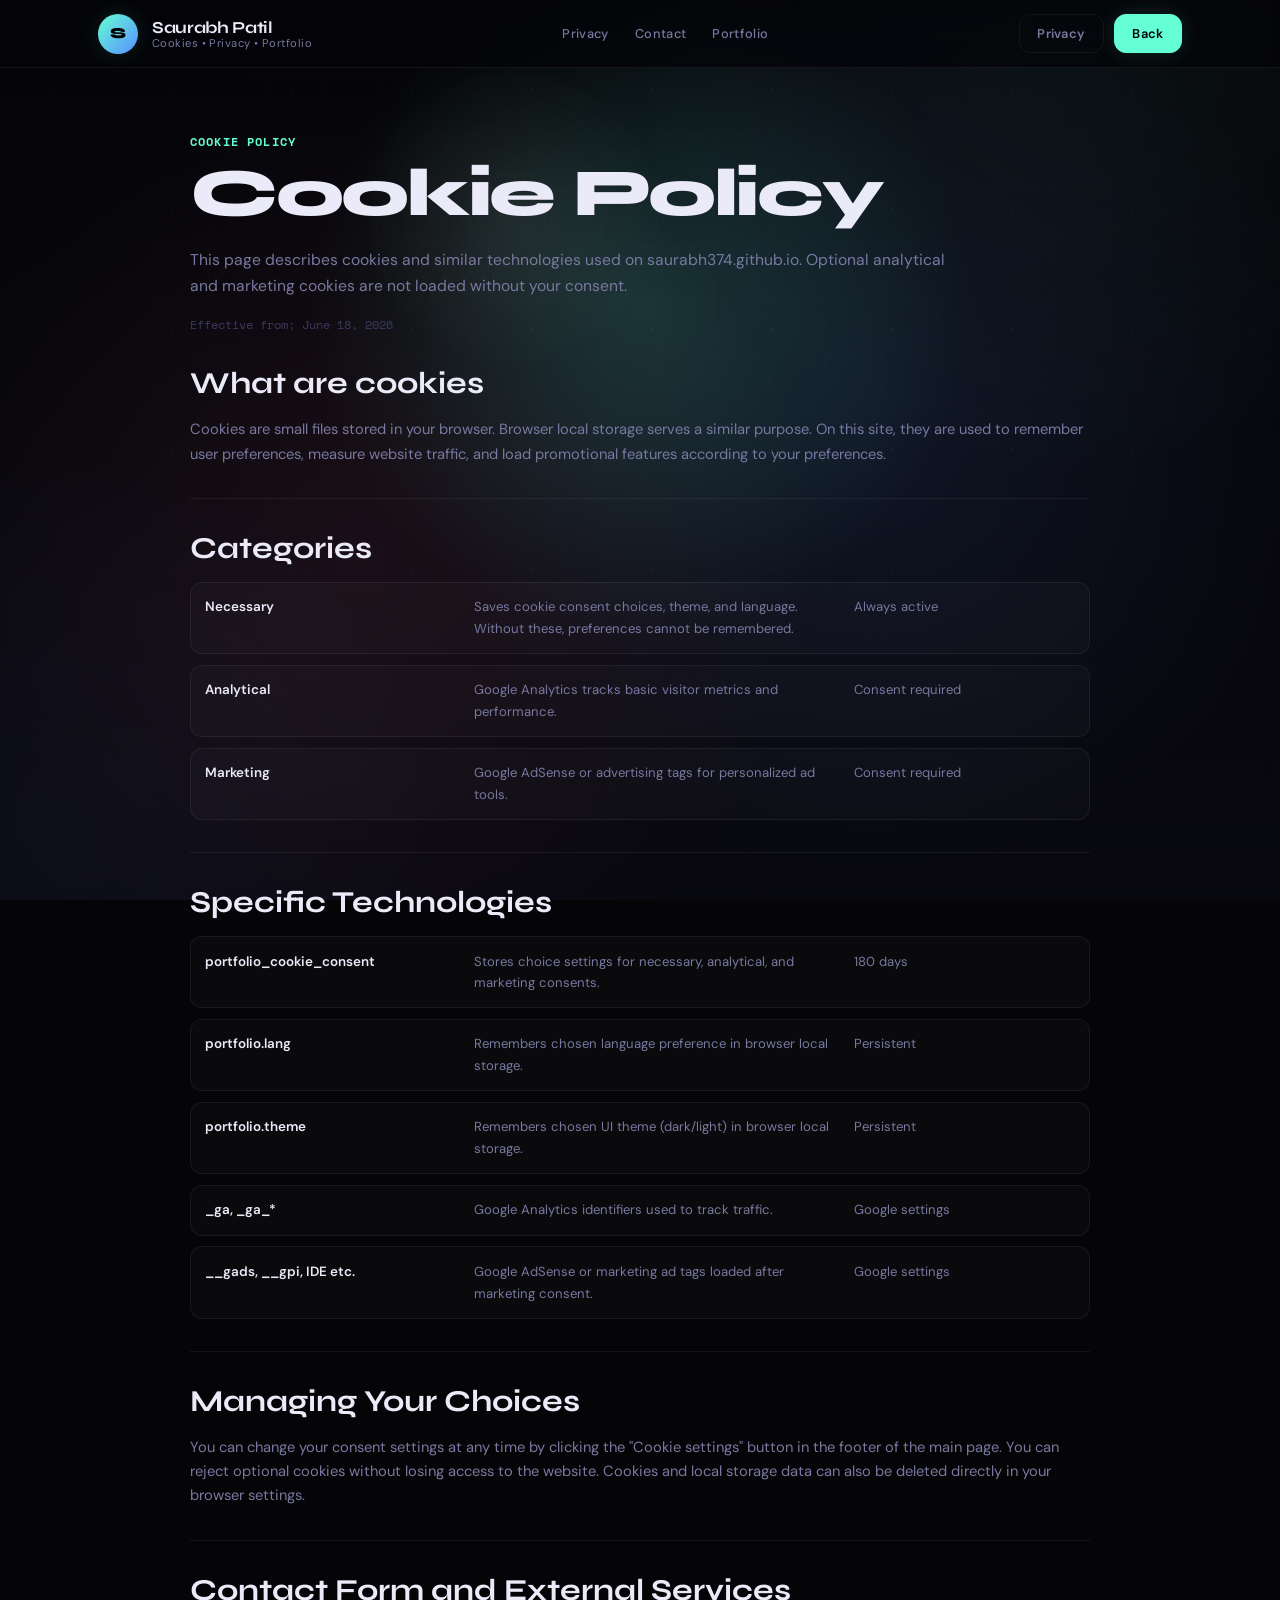
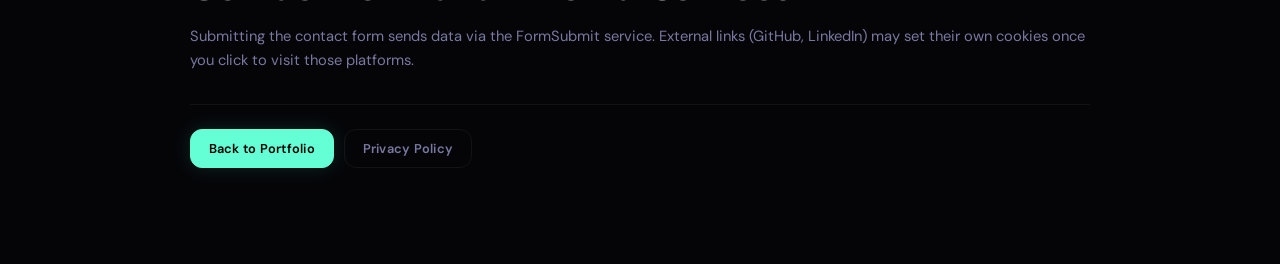
<file: cookies.html>
<!doctype html>
<html lang="en" data-theme="dark">
<head>
  <meta charset="utf-8" />
  <meta name="viewport" content="width=device-width, initial-scale=1" />
  <title>Cookie Policy | Saurabh Patil</title>
  <meta name="description" content="Overview of cookies and similar technologies used on saurabh374.github.io, including essential, analytical, and marketing cookies." />
  <meta name="robots" content="index, follow" />
  <link rel="canonical" href="https://saurabh374.github.io/cookies.html" />
  <link rel="icon" type="image/svg+xml" href="favicon.svg">
  <link rel="stylesheet" href="style.css">
</head>

<body>
  <div class="site-backdrop" aria-hidden="true"></div>
  <header class="topbar" role="banner">
    <div class="wrap topbar-inner">
      <a class="brand" href="index.html#content" aria-label="Saurabh Patil portfolio">
        <div class="avatar" aria-hidden="true">S</div>
        <div class="brand-text">
          <div class="name">Saurabh Patil</div>
          <div class="role">Cookies • Privacy • Portfolio</div>
        </div>
      </a>

      <nav class="nav" aria-label="Legal Navigation">
        <a href="privacy.html">Privacy</a>
        <a href="index.html#contact">Contact</a>
        <a href="index.html">Portfolio</a>
      </nav>

      <div class="actions">
        <a class="btn ghost" href="privacy.html">Privacy</a>
        <a class="btn" href="index.html">Back</a>
      </div>
    </div>
  </header>

  <main class="legal-main">
    <div class="wrap">
      <article class="legal-doc">
        <p class="legal-eyebrow">Cookie policy</p>
        <h1>Cookie Policy</h1>
        <p class="legal-lead">
          This page describes cookies and similar technologies used on saurabh374.github.io. Optional analytical and marketing cookies are not loaded without your consent.
        </p>
        <p class="legal-meta">Effective from: June 18, 2026</p>

        <section class="legal-section">
          <h2>What are cookies</h2>
          <p>
            Cookies are small files stored in your browser. Browser local storage serves a similar purpose. On this site, they are used to remember user preferences, measure website traffic, and load promotional features according to your preferences.
          </p>
        </section>

        <section class="legal-section">
          <h2>Categories</h2>
          <div class="legal-table">
            <div class="legal-row">
              <strong>Necessary</strong>
              <span>Saves cookie consent choices, theme, and language. Without these, preferences cannot be remembered.</span>
              <span>Always active</span>
            </div>
            <div class="legal-row">
              <strong>Analytical</strong>
              <span>Google Analytics tracks basic visitor metrics and performance.</span>
              <span>Consent required</span>
            </div>
            <div class="legal-row">
              <strong>Marketing</strong>
              <span>Google AdSense or advertising tags for personalized ad tools.</span>
              <span>Consent required</span>
            </div>
          </div>
        </section>

        <section class="legal-section">
          <h2>Specific Technologies</h2>
          <div class="legal-table">
            <div class="legal-row">
              <strong>portfolio_cookie_consent</strong>
              <span>Stores choice settings for necessary, analytical, and marketing consents.</span>
              <span>180 days</span>
            </div>
            <div class="legal-row">
              <strong>portfolio.lang</strong>
              <span>Remembers chosen language preference in browser local storage.</span>
              <span>Persistent</span>
            </div>
            <div class="legal-row">
              <strong>portfolio.theme</strong>
              <span>Remembers chosen UI theme (dark/light) in browser local storage.</span>
              <span>Persistent</span>
            </div>
            <div class="legal-row">
              <strong>_ga, _ga_*</strong>
              <span>Google Analytics identifiers used to track traffic.</span>
              <span>Google settings</span>
            </div>
            <div class="legal-row">
              <strong>__gads, __gpi, IDE etc.</strong>
              <span>Google AdSense or marketing ad tags loaded after marketing consent.</span>
              <span>Google settings</span>
            </div>
          </div>
        </section>

        <section class="legal-section">
          <h2>Managing Your Choices</h2>
          <p>
            You can change your consent settings at any time by clicking the "Cookie settings" button in the footer of the main page. You can reject optional cookies without losing access to the website. Cookies and local storage data can also be deleted directly in your browser settings.
          </p>
        </section>

        <section class="legal-section">
          <h2>Contact Form and External Services</h2>
          <p>
            Submitting the contact form sends data via the FormSubmit service. External links (GitHub, LinkedIn) may set their own cookies once you click to visit those platforms.
          </p>
        </section>

        <div class="legal-actions">
          <a class="btn" href="index.html">Back to Portfolio</a>
          <a class="btn ghost" href="privacy.html">Privacy Policy</a>
        </div>
      </article>
    </div>
  </main>
</body>
</html>
</file>
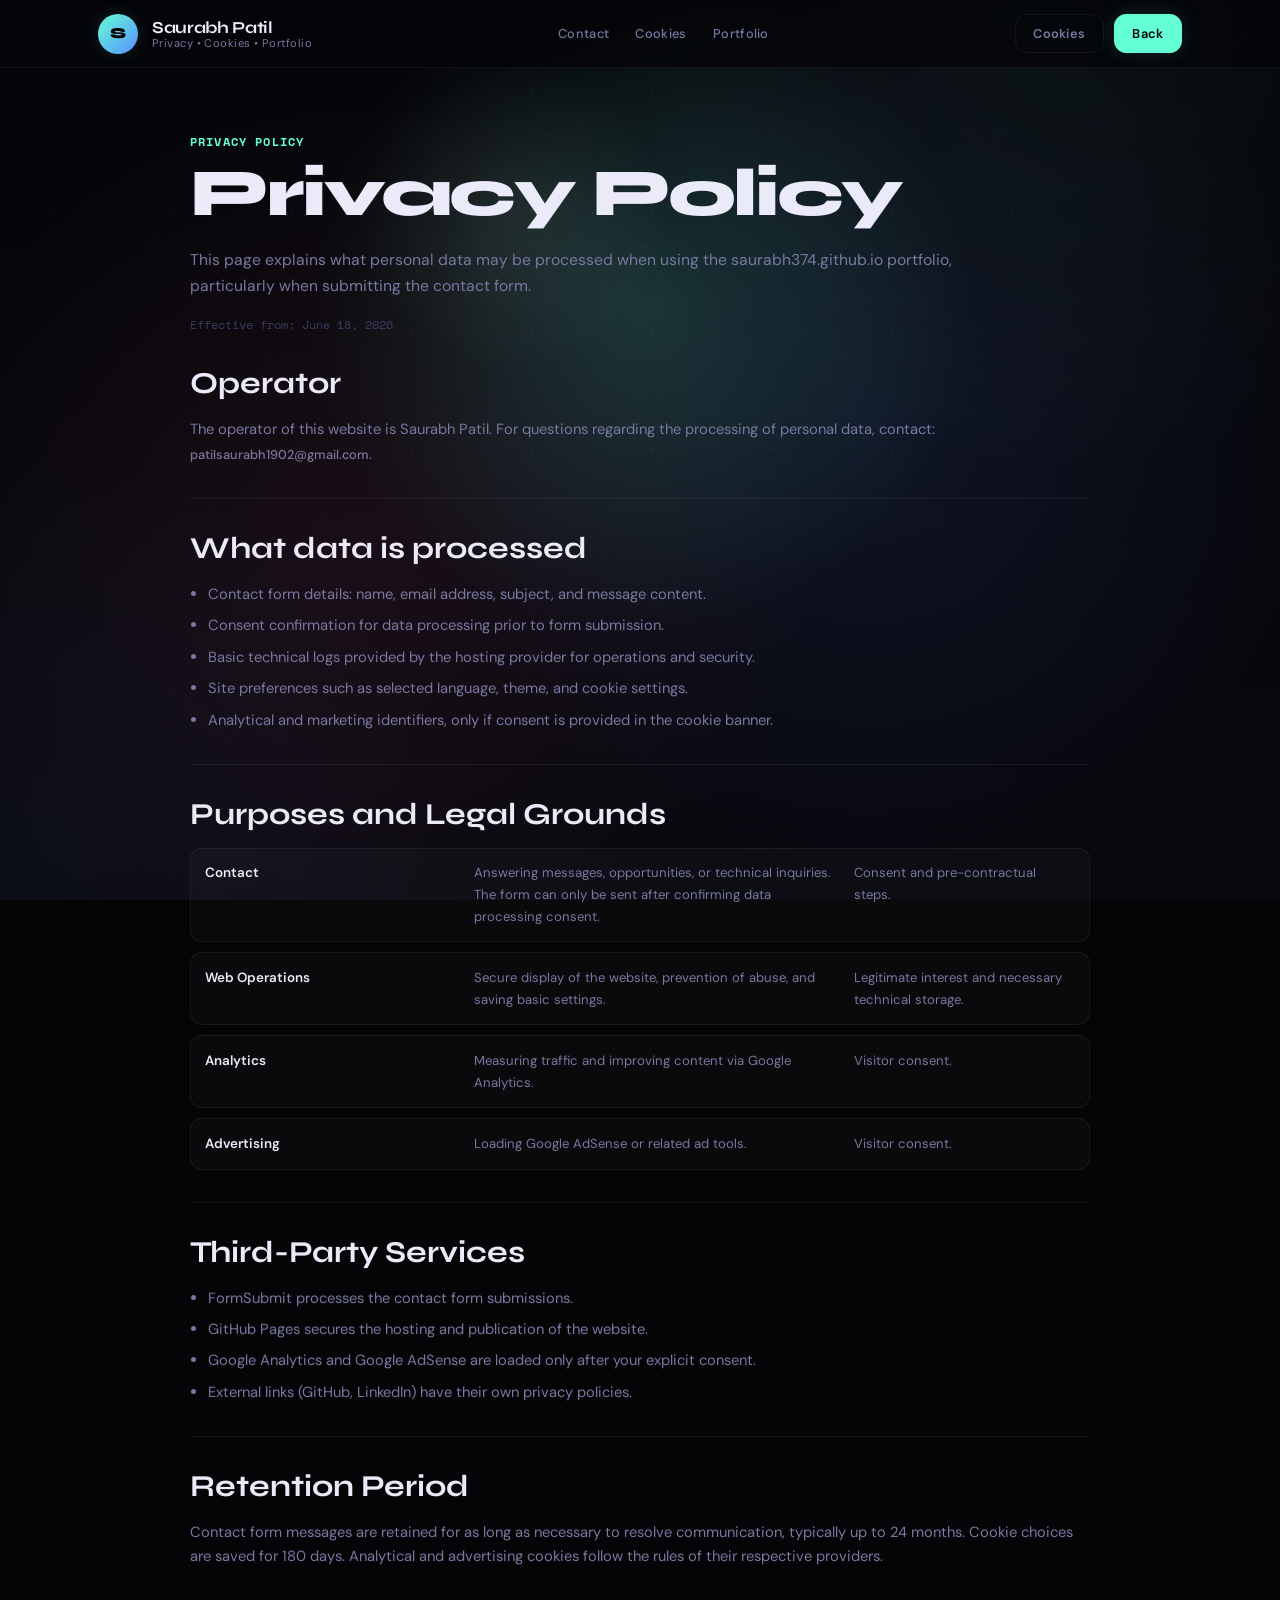
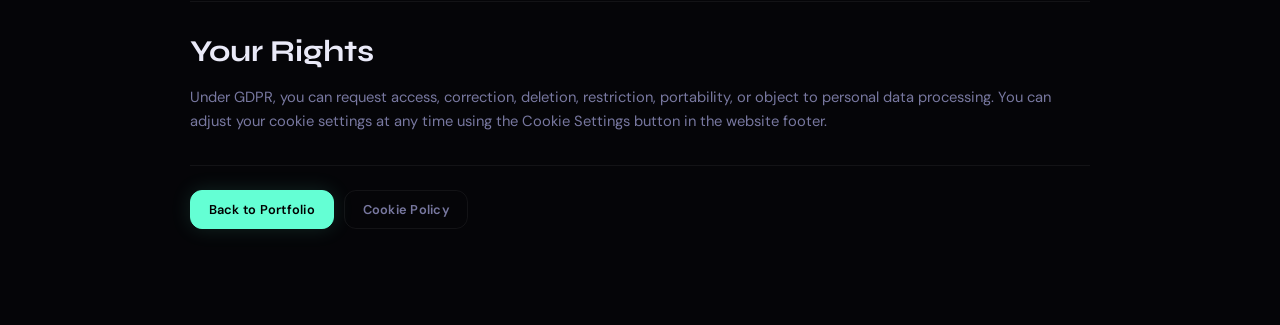
<file: privacy.html>
<!doctype html>
<html lang="en" data-theme="dark">
<head>
  <meta charset="utf-8" />
  <meta name="viewport" content="width=device-width, initial-scale=1" />
  <title>Privacy Policy | Saurabh Patil</title>
  <meta name="description" content="Information about personal data processing on saurabh374.github.io, including contact forms, analytics, and cookies." />
  <meta name="robots" content="index, follow" />
  <link rel="canonical" href="https://saurabh374.github.io/privacy.html" />
  <link rel="icon" type="image/svg+xml" href="favicon.svg">
  <link rel="stylesheet" href="style.css">
</head>

<body>
  <div class="site-backdrop" aria-hidden="true"></div>
  <header class="topbar" role="banner">
    <div class="wrap topbar-inner">
      <a class="brand" href="index.html#content" aria-label="Saurabh Patil portfolio">
        <div class="avatar" aria-hidden="true">S</div>
        <div class="brand-text">
          <div class="name">Saurabh Patil</div>
          <div class="role">Privacy • Cookies • Portfolio</div>
        </div>
      </a>

      <nav class="nav" aria-label="Legal Navigation">
        <a href="index.html#contact">Contact</a>
        <a href="cookies.html">Cookies</a>
        <a href="index.html">Portfolio</a>
      </nav>

      <div class="actions">
        <a class="btn ghost" href="cookies.html">Cookies</a>
        <a class="btn" href="index.html">Back</a>
      </div>
    </div>
  </header>

  <main class="legal-main">
    <div class="wrap">
      <article class="legal-doc">
        <p class="legal-eyebrow">Privacy policy</p>
        <h1>Privacy Policy</h1>
        <p class="legal-lead">
          This page explains what personal data may be processed when using the saurabh374.github.io portfolio, particularly when submitting the contact form.
        </p>
        <p class="legal-meta">Effective from: June 18, 2026</p>

        <section class="legal-section">
          <h2>Operator</h2>
          <p>
            The operator of this website is Saurabh Patil. For questions regarding the processing of personal data, contact: <a class="link" href="mailto:patilsaurabh1902@gmail.com">patilsaurabh1902@gmail.com</a>.
          </p>
        </section>

        <section class="legal-section">
          <h2>What data is processed</h2>
          <ul>
            <li>Contact form details: name, email address, subject, and message content.</li>
            <li>Consent confirmation for data processing prior to form submission.</li>
            <li>Basic technical logs provided by the hosting provider for operations and security.</li>
            <li>Site preferences such as selected language, theme, and cookie settings.</li>
            <li>Analytical and marketing identifiers, only if consent is provided in the cookie banner.</li>
          </ul>
        </section>

        <section class="legal-section">
          <h2>Purposes and Legal Grounds</h2>
          <div class="legal-table">
            <div class="legal-row">
              <strong>Contact</strong>
              <span>Answering messages, opportunities, or technical inquiries. The form can only be sent after confirming data processing consent.</span>
              <span>Consent and pre-contractual steps.</span>
            </div>
            <div class="legal-row">
              <strong>Web Operations</strong>
              <span>Secure display of the website, prevention of abuse, and saving basic settings.</span>
              <span>Legitimate interest and necessary technical storage.</span>
            </div>
            <div class="legal-row">
              <strong>Analytics</strong>
              <span>Measuring traffic and improving content via Google Analytics.</span>
              <span>Visitor consent.</span>
            </div>
            <div class="legal-row">
              <strong>Advertising</strong>
              <span>Loading Google AdSense or related ad tools.</span>
              <span>Visitor consent.</span>
            </div>
          </div>
        </section>

        <section class="legal-section">
          <h2>Third-Party Services</h2>
          <ul>
            <li>FormSubmit processes the contact form submissions.</li>
            <li>GitHub Pages secures the hosting and publication of the website.</li>
            <li>Google Analytics and Google AdSense are loaded only after your explicit consent.</li>
            <li>External links (GitHub, LinkedIn) have their own privacy policies.</li>
          </ul>
        </section>

        <section class="legal-section">
          <h2>Retention Period</h2>
          <p>
            Contact form messages are retained for as long as necessary to resolve communication, typically up to 24 months. Cookie choices are saved for 180 days. Analytical and advertising cookies follow the rules of their respective providers.
          </p>
        </section>

        <section class="legal-section">
          <h2>Your Rights</h2>
          <p>
            Under GDPR, you can request access, correction, deletion, restriction, portability, or object to personal data processing. You can adjust your cookie settings at any time using the Cookie Settings button in the website footer.
          </p>
        </section>

        <div class="legal-actions">
          <a class="btn" href="index.html">Back to Portfolio</a>
          <a class="btn ghost" href="cookies.html">Cookie Policy</a>
        </div>
      </article>
    </div>
  </main>
</body>
</html>
</file>
<file: style.css>
@font-face {
  font-family: 'DM Sans';
  font-style: normal;
  font-weight: 400 600;
  font-display: swap;
  src: url('assets/fonts/dm-sans-latin-ext.woff2') format('woff2');
  unicode-range: U+0100-02BA, U+02BD-02C5, U+02C7-02CC, U+02CE-02D7, U+02DD-02FF, U+0304, U+0308, U+0329, U+1D00-1DBF, U+1E00-1E9F, U+1EF2-1EFF, U+2020, U+20A0-20AB, U+20AD-20C0, U+2113, U+2C60-2C7F, U+A720-A7FF;
}

@font-face {
  font-family: 'DM Sans';
  font-style: normal;
  font-weight: 400 600;
  font-display: swap;
  src: url('assets/fonts/dm-sans-latin.woff2') format('woff2');
  unicode-range: U+0000-00FF, U+0131, U+0152-0153, U+02BB-02BC, U+02C6, U+02DA, U+02DC, U+0304, U+0308, U+0329, U+2000-206F, U+20AC, U+2122, U+2191, U+2193, U+2212, U+2215, U+FEFF, U+FFFD;
}

@font-face {
  font-family: 'Space Mono';
  font-style: normal;
  font-weight: 400;
  font-display: swap;
  src: url('assets/fonts/space-mono-400-latin-ext.woff2') format('woff2');
  unicode-range: U+0100-02BA, U+02BD-02C5, U+02C7-02CC, U+02CE-02D7, U+02DD-02FF, U+0304, U+0308, U+0329, U+1D00-1DBF, U+1E00-1E9F, U+1EF2-1EFF, U+2020, U+20A0-20AB, U+20AD-20C0, U+2113, U+2C60-2C7F, U+A720-A7FF;
}

@font-face {
  font-family: 'Space Mono';
  font-style: normal;
  font-weight: 400;
  font-display: swap;
  src: url('assets/fonts/space-mono-400-latin.woff2') format('woff2');
  unicode-range: U+0000-00FF, U+0131, U+0152-0153, U+02BB-02BC, U+02C6, U+02DA, U+02DC, U+0304, U+0308, U+0329, U+2000-206F, U+20AC, U+2122, U+2191, U+2193, U+2212, U+2215, U+FEFF, U+FFFD;
}

@font-face {
  font-family: 'Space Mono';
  font-style: normal;
  font-weight: 700;
  font-display: swap;
  src: url('assets/fonts/space-mono-700-latin-ext.woff2') format('woff2');
  unicode-range: U+0100-02BA, U+02BD-02C5, U+02C7-02CC, U+02CE-02D7, U+02DD-02FF, U+0304, U+0308, U+0329, U+1D00-1DBF, U+1E00-1E9F, U+1EF2-1EFF, U+2020, U+20A0-20AB, U+20AD-20C0, U+2113, U+2C60-2C7F, U+A720-A7FF;
}

@font-face {
  font-family: 'Space Mono';
  font-style: normal;
  font-weight: 700;
  font-display: swap;
  src: url('assets/fonts/space-mono-700-latin.woff2') format('woff2');
  unicode-range: U+0000-00FF, U+0131, U+0152-0153, U+02BB-02BC, U+02C6, U+02DA, U+02DC, U+0304, U+0308, U+0329, U+2000-206F, U+20AC, U+2122, U+2191, U+2193, U+2212, U+2215, U+FEFF, U+FFFD;
}

@font-face {
  font-family: 'Syne';
  font-style: normal;
  font-weight: 700 800;
  font-display: swap;
  src: url('assets/fonts/syne-latin-ext.woff2') format('woff2');
  unicode-range: U+0100-02BA, U+02BD-02C5, U+02C7-02CC, U+02CE-02D7, U+02DD-02FF, U+0304, U+0308, U+0329, U+1D00-1DBF, U+1E00-1E9F, U+1EF2-1EFF, U+2020, U+20A0-20AB, U+20AD-20C0, U+2113, U+2C60-2C7F, U+A720-A7FF;
}

@font-face {
  font-family: 'Syne';
  font-style: normal;
  font-weight: 700 800;
  font-display: swap;
  src: url('assets/fonts/syne-latin.woff2') format('woff2');
  unicode-range: U+0000-00FF, U+0131, U+0152-0153, U+02BB-02BC, U+02C6, U+02DA, U+02DC, U+0304, U+0308, U+0329, U+2000-206F, U+20AC, U+2122, U+2191, U+2193, U+2212, U+2215, U+FEFF, U+FFFD;
}

:root {
  --bg:          #050508;
  --bg2:         #08080f;
  --surf:        #0d0d18;
  --surf2:       #121220;
  --border:      rgba(255,255,255,0.06);
  --border-h:    rgba(100,255,210,0.22);

  --accent:      #64ffd4;
  --accent2:     #5a8fff;
  --accent3:     #ff6b9d;
  --glow:        rgba(100,255,212,0.13);
  --glow2:       rgba(90,143,255,0.10);

  --txt:         #eaeaf8;
  --txt2:        #7878a0;
  --txt3:        #3a3a60;

  --f-head: 'Syne', sans-serif;
  --f-body: 'DM Sans', sans-serif;
  --f-mono: 'Space Mono', monospace;

  --s3:  0.75rem;
  --s4:  1rem;
  --s5:  1.25rem;
  --s6:  1.5rem;
  --s8:  2rem;
  --s10: 2.5rem;
  --s12: 3rem;
  --s16: 4rem;
  --s20: 5rem;
  --s24: 6rem;

  --r-sm: 6px;
  --r-md: 12px;
  --r-lg: 18px;
  --r-xl: 26px;

  --ease: cubic-bezier(0.16, 1, 0.3, 1);

  --sh:       0 0 0 1px var(--border), 0 4px 32px rgba(0,0,0,0.55);
  --sh-hover: 0 0 0 1px var(--border-h), 0 8px 48px rgba(100,255,212,0.07), 0 24px 80px rgba(0,0,0,0.65);

  --max-w: 1180px;
  --bar-h: 68px;
  --pointer-x: 50vw;
  --pointer-y: 34vh;
  --bg-x: 0px;
  --bg-y: 0px;
  --bg-x-inverse: 0px;
  --bg-y-inverse: 0px;
  --scroll-shift: 0px;
}

[data-theme="light"], html.light, body.light {
  --bg:       #f4f4fc;
  --bg2:      #eeeef8;
  --surf:     #ffffff;
  --surf2:    #f0f0fa;
  --border:   rgba(0,0,0,0.07);
  --border-h: rgba(0,60,200,0.22);

  --accent:   #0040c8;
  --accent2:  #7000cc;
  --accent3:  #d0005a;
  --glow:     rgba(0,64,200,0.09);
  --glow2:    rgba(112,0,204,0.07);

  --txt:      #0c0c1e;
  --txt2:     #44446a;
  --txt3:     #9898bb;

  --sh:       0 0 0 1px var(--border), 0 2px 20px rgba(0,0,0,0.06);
  --sh-hover: 0 0 0 1px var(--border-h), 0 8px 40px rgba(0,64,200,0.07), 0 16px 48px rgba(0,0,0,0.06);
}

*, *::before, *::after {
  box-sizing: border-box;
  margin: 0;
  padding: 0;
}

html {
  background: var(--bg);
  scroll-behavior: smooth;
}

body {
  position: relative;
  min-height: 100vh;
  background: transparent;
  color: var(--txt);
  font-family: var(--f-body);
  font-size: 1rem;
  line-height: 1.65;
  -webkit-font-smoothing: antialiased;
  -moz-osx-font-smoothing: grayscale;
  overflow-x: hidden;
}

.site-backdrop {
  position: fixed;
  inset: 0;
  z-index: 0;
  overflow: hidden;
  pointer-events: none;
  background:
    radial-gradient(520px circle at var(--pointer-x) var(--pointer-y), rgba(100,255,212,0.16), transparent 64%),
    radial-gradient(680px circle at calc(var(--pointer-x) + 18vw) calc(var(--pointer-y) + 12vh), rgba(90,143,255,0.11), transparent 68%),
    radial-gradient(640px circle at calc(var(--pointer-x) - 22vw) calc(var(--pointer-y) + 28vh), rgba(255,107,157,0.08), transparent 72%),
    linear-gradient(180deg, var(--bg), var(--bg2));
}

.site-backdrop::before,
.site-backdrop::after {
  content: '';
  position: absolute;
  inset: -10%;
  pointer-events: none;
}

.site-backdrop::before {
  background:
    linear-gradient(rgba(255,255,255,0.035) 1px, transparent 1px),
    linear-gradient(90deg, rgba(255,255,255,0.035) 1px, transparent 1px),
    radial-gradient(circle at center, rgba(255,255,255,0.16) 1px, transparent 1.5px);
  background-size: 56px 56px, 56px 56px, 120px 120px;
  mask-image: radial-gradient(ellipse 82% 70% at 50% 36%, #000 20%, transparent 78%);
  -webkit-mask-image: radial-gradient(ellipse 82% 70% at 50% 36%, #000 20%, transparent 78%);
  opacity: .34;
  transform: translate3d(var(--bg-x), calc(var(--bg-y) + var(--scroll-shift)), 0);
  transition: transform .18s linear;
}

.site-backdrop::after {
  background:
    radial-gradient(240px circle at var(--pointer-x) var(--pointer-y), rgba(255,255,255,0.11), transparent 62%),
    radial-gradient(620px circle at 78% 12%, rgba(100,255,212,0.08), transparent 70%),
    radial-gradient(560px circle at 12% 86%, rgba(90,143,255,0.08), transparent 68%);
  mix-blend-mode: screen;
  opacity: .56;
  transform: translate3d(var(--bg-x-inverse), var(--bg-y-inverse), 0);
  transition: opacity .3s var(--ease), transform .18s linear;
}

html.bg-active .site-backdrop::after {
  opacity: .82;
}

[data-theme="light"] .site-backdrop {
  background:
    radial-gradient(520px circle at var(--pointer-x) var(--pointer-y), rgba(0,64,200,0.12), transparent 64%),
    radial-gradient(680px circle at calc(var(--pointer-x) + 18vw) calc(var(--pointer-y) + 12vh), rgba(112,0,204,0.08), transparent 68%),
    radial-gradient(640px circle at calc(var(--pointer-x) - 22vw) calc(var(--pointer-y) + 28vh), rgba(208,0,90,0.06), transparent 72%),
    linear-gradient(180deg, var(--bg), var(--bg2));
}

[data-theme="light"] .site-backdrop::before {
  background:
    linear-gradient(rgba(0,0,0,0.04) 1px, transparent 1px),
    linear-gradient(90deg, rgba(0,0,0,0.04) 1px, transparent 1px),
    radial-gradient(circle at center, rgba(0,0,0,0.12) 1px, transparent 1.5px);
}

main {
  position: relative;
  z-index: 1;
}

img {
  display: block;
  max-width: 100%;
}

a {
  color: inherit;
  text-decoration: none;
}

ul {
  list-style: none;
}

button {
  font-family: inherit;
  cursor: pointer;
  border: none;
  background: none;
}

input,
textarea,
select {
  font-family: inherit;
  color: inherit;
}

:focus-visible {
  outline: 2px solid var(--accent);
  outline-offset: 3px;
  border-radius: var(--r-sm);
}

.skip {
  position: fixed;
  top: -100%;
  left: var(--s4);
  z-index: 9999;
  background: var(--accent);
  color: #000;
  padding: .75rem 1.25rem;
  border-radius: 0 0 var(--r-md) var(--r-md);
  font-weight: 700;
  font-size: .85rem;
  transition: top .2s;
}

.skip:focus {
  top: 0;
}

@media (prefers-reduced-motion: reduce) {
  *, *::before, *::after {
    animation-duration: .01ms !important;
    transition-duration: .01ms !important;
    animation-iteration-count: 1 !important;
  }

  .reveal {
    opacity: 1 !important;
    transform: none !important;
  }

  html {
    scroll-behavior: auto;
  }
}

.reveal {
  opacity: 0;
  transform: translateY(30px);
  transition: opacity .75s var(--ease), transform .75s var(--ease);
}

.reveal.visible {
  opacity: 1;
  transform: none;
}

.rv1 { transition-delay: .08s; }
.rv2 { transition-delay: .16s; }
.rv3 { transition-delay: .24s; }
.rv4 { transition-delay: .32s; }

.wrap {
  max-width: var(--max-w);
  margin-inline: auto;
  padding-inline: clamp(1rem, 5vw, 3rem);
}

.grid {
  display: grid;
  gap: var(--s6);
}

.grid.two {
  grid-template-columns: repeat(2, 1fr);
}

.grid.three {
  grid-template-columns: repeat(3, 1fr);
}

.topbar {
  position: fixed;
  inset: 0 0 auto;
  height: var(--bar-h);
  z-index: 200;
  background: rgba(5,5,8,.75);
  backdrop-filter: blur(24px) saturate(1.5);
  -webkit-backdrop-filter: blur(24px) saturate(1.5);
  border-bottom: 1px solid var(--border);
  transition: border-color .4s, background .4s;
}

[data-theme="light"] .topbar,
html.light .topbar {
  background: rgba(244,244,252,.85);
}

.topbar.scrolled {
  border-bottom-color: rgba(100,255,212,0.1);
}

.topbar-inner {
  height: 100%;
  display: flex;
  align-items: center;
  gap: var(--s6);
}

.brand {
  display: flex;
  align-items: center;
  gap: .875rem;
  flex-shrink: 0;
  color: inherit;
}

.avatar {
  width: 40px;
  height: 40px;
  border-radius: 50%;
  background: linear-gradient(135deg, var(--accent) 0%, var(--accent2) 100%);
  display: grid;
  place-items: center;
  font-family: var(--f-head);
  font-weight: 800;
  font-size: .95rem;
  color: #000;
  flex-shrink: 0;
  box-shadow: 0 0 20px var(--glow);
  transition: box-shadow .3s;
}

.avatar:hover {
  box-shadow: 0 0 32px var(--glow), 0 0 0 2px var(--accent);
}

.brand-text .name {
  font-family: var(--f-head);
  font-weight: 700;
  font-size: 1.05rem;
  letter-spacing: -.02em;
  line-height: 1.2;
}

.brand-text .role {
  font-size: .7rem;
  color: var(--txt2);
  letter-spacing: .04em;
  line-height: 1;
}

.nav {
  display: flex;
  align-items: center;
  margin-inline: auto;
}

.nav a {
  padding: .38rem .82rem;
  font-size: .8rem;
  font-weight: 500;
  color: var(--txt2);
  letter-spacing: .025em;
  border-radius: var(--r-sm);
  transition: color .2s, background .2s;
  position: relative;
  white-space: nowrap;
}

.nav a::after {
  content: '';
  position: absolute;
  bottom: 0;
  left: 50%;
  right: 50%;
  height: 1.5px;
  border-radius: 2px;
  background: var(--accent);
  transition: left .25s var(--ease), right .25s var(--ease);
}

.nav a:hover {
  color: var(--txt);
  background: rgba(255,255,255,0.04);
}

.nav a:hover::after {
  left: .82rem;
  right: .82rem;
}

.actions {
  display: flex;
  align-items: center;
  gap: .625rem;
  flex-shrink: 0;
}

.btn {
  display: inline-flex;
  align-items: center;
  justify-content: center;
  gap: .45rem;
  padding: .5rem 1.1rem;
  border-radius: var(--r-md);
  border: 1px solid transparent;
  font-size: .8rem;
  font-weight: 600;
  letter-spacing: .02em;
  cursor: pointer;
  white-space: nowrap;
  transition: all .28s var(--ease);
  position: relative;
  overflow: hidden;
}

.btn::after {
  content: '';
  position: absolute;
  inset: 0;
  background: linear-gradient(105deg, transparent 30%, rgba(255,255,255,0.14) 50%, transparent 70%);
  transform: translateX(-130%);
  transition: transform .6s var(--ease);
}

.btn:hover::after {
  transform: translateX(130%);
}

.btn:not(.ghost) {
  background: var(--accent);
  color: #000;
  border-color: var(--accent);
  box-shadow: 0 0 20px var(--glow);
}

.btn:not(.ghost):hover {
  transform: translateY(-1px);
  box-shadow: 0 4px 32px var(--glow), 0 0 0 1px var(--accent);
}

.btn:not(.ghost):active {
  transform: none;
}

.btn.ghost {
  background: transparent;
  color: var(--txt2);
  border-color: var(--border);
}

.btn.ghost:hover {
  color: var(--txt);
  border-color: var(--border-h);
  background: rgba(100,255,212,0.04);
}

.nav-toggle {
  display: none;
  flex-direction: column;
  justify-content: center;
  gap: 5px;
  padding: .5rem;
  color: var(--txt2);
  background: none;
  border: 1px solid var(--border);
  border-radius: var(--r-sm);
  cursor: pointer;
  transition: border-color .2s, color .2s;
}

.nav-toggle span {
  display: block;
  width: 18px;
  height: 1.5px;
  background: currentColor;
  border-radius: 2px;
  transition: transform .25s, opacity .25s;
  transform-origin: center;
}

.nav-toggle[aria-expanded="true"] span:nth-child(1) {
  transform: translateY(6.5px) rotate(45deg);
}

.nav-toggle[aria-expanded="true"] span:nth-child(2) {
  opacity: 0;
  transform: scaleX(0);
}

.nav-toggle[aria-expanded="true"] span:nth-child(3) {
  transform: translateY(-6.5px) rotate(-45deg);
}

.nav-toggle:hover {
  color: var(--txt);
  border-color: var(--border-h);
}

.hero {
  position: relative;
  min-height: clamp(640px, 86dvh, 860px);
  display: flex;
  align-items: center;
  padding-top: var(--bar-h);
  overflow: hidden;
  isolation: isolate;
}

.hero::before {
  display: none;
}

.hero .bg {
  display: none;
}

.hero .bg::before,
.hero .bg::after {
  content: '';
  position: absolute;
  border-radius: 50%;
  filter: blur(80px);
}

.hero .bg::before {
  width: 700px;
  height: 500px;
  top: -10%;
  right: -5%;
  background: radial-gradient(circle, var(--glow) 0%, transparent 65%);
  animation: orbFloat 10s ease-in-out infinite alternate;
}

.hero .bg::after {
  width: 400px;
  height: 400px;
  bottom: 5%;
  left: -8%;
  background: radial-gradient(circle, var(--glow2) 0%, transparent 65%);
  animation: orbFloat 14s 2s ease-in-out infinite alternate-reverse;
}

@keyframes orbFloat {
  from {
    transform: translate(0, 0) scale(1);
  }

  to {
    transform: translate(30px, -30px) scale(1.08);
  }
}

.hero-inner {
  position: relative;
  display: grid;
  grid-template-columns: minmax(0, 1fr) minmax(440px, 500px);
  gap: var(--s12);
  align-items: center;
  padding-block: clamp(3.5rem, 7vw, var(--s16));
  width: 100%;
  transform: translateY(-20px);
}

.hero-right {
  display: flex;
  flex-direction: column;
  gap: var(--s4);
  animation: heroFadeLeft .8s .15s var(--ease) both;
  width: 100%;
  max-width: 500px;
  min-width: 0;
}

.hero-left {
  display: flex;
  flex-direction: column;
  gap: var(--s6);
}

.pill {
  display: inline-flex;
  align-items: center;
  gap: .5rem;
  padding: .38rem .9rem;
  background: rgba(100,255,212,0.05);
  border: 1px solid rgba(100,255,212,0.16);
  border-radius: 100px;
  font-size: .72rem;
  font-weight: 600;
  letter-spacing: .06em;
  color: var(--accent);
  text-transform: uppercase;
  width: fit-content;
  animation: heroFadeUp .6s var(--ease) both;
}

.dot {
  width: 6px;
  height: 6px;
  border-radius: 50%;
  background: var(--accent);
  box-shadow: 0 0 10px var(--accent);
  animation: dotPulse 2.2s ease-in-out infinite;
}

@keyframes dotPulse {
  0%, 100% {
    opacity: 1;
    transform: scale(1);
  }

  50% {
    opacity: .5;
    transform: scale(.7);
  }
}

h1 {
  font-family: var(--f-head);
  font-size: clamp(3rem, 7.5vw, 5.8rem);
  font-weight: 800;
  line-height: 1.0;
  letter-spacing: -.035em;
  animation: heroFadeUp .7s .1s var(--ease) both;
}

h1 .grad {
  background: linear-gradient(135deg, var(--txt) 10%, var(--accent) 55%, var(--accent2) 100%);
  -webkit-background-clip: text;
  -webkit-text-fill-color: transparent;
  background-clip: text;
  display: inline-block;
}

h1 small {
  display: block;
  font-size: clamp(.9rem, 1.8vw, 1.2rem);
  font-weight: 400;
  letter-spacing: .005em;
  color: var(--txt2);
  margin-top: .5rem;
  -webkit-text-fill-color: var(--txt2);
  line-height: 1.4;
}

.lead {
  font-size: clamp(.92rem, 1.4vw, 1.06rem);
  color: var(--txt2);
  max-width: 54ch;
  line-height: 1.8;
  animation: heroFadeUp .7s .2s var(--ease) both;
}

.quick {
  display: flex;
  flex-wrap: wrap;
  gap: .625rem;
  animation: heroFadeUp .7s .3s var(--ease) both;
}

.chip {
  display: inline-flex;
  align-items: center;
  padding: .52rem 1.15rem;
  border: 1px solid var(--border);
  border-radius: 100px;
  font-size: .8rem;
  font-weight: 500;
  color: var(--txt2);
  background: rgba(255,255,255,0.02);
  transition: all .28s var(--ease);
}

.chip:hover {
  color: var(--accent);
  border-color: var(--border-h);
  background: var(--glow);
  transform: translateY(-2px);
}

.chip:first-child {
  background: var(--accent);
  color: #000;
  border-color: var(--accent);
  font-weight: 700;
  box-shadow: 0 0 20px var(--glow);
}

.chip:first-child:hover {
  box-shadow: 0 6px 28px var(--glow);
  transform: translateY(-2px);
}

.links {
  display: flex;
  align-items: center;
  gap: .875rem;
  animation: heroFadeUp .7s .4s var(--ease) both;
}

.link {
  font-size: .8rem;
  font-weight: 500;
  color: var(--txt2);
  transition: color .2s;
  display: inline-flex;
  align-items: center;
  gap: .3rem;
}

.link:hover {
  color: var(--accent);
}

.link.muted,
span.link.muted {
  color: var(--txt3);
  cursor: default;
}

span.link.muted:hover {
  color: var(--txt3);
}

.sep {
  color: var(--txt3);
  font-size: .6rem;
}



@keyframes heroFadeUp {
  from {
    opacity: 0;
    transform: translateY(22px);
  }

  to {
    opacity: 1;
    transform: none;
  }
}

@keyframes heroFadeLeft {
  from {
    opacity: 0;
    transform: translateX(28px);
  }

  to {
    opacity: 1;
    transform: none;
  }
}

.card.kpis {
  display: grid;
  grid-template-columns: repeat(3, minmax(0, 1fr));
  width: 100%;
  max-width: 100%;
  gap: 0;
  padding: 0;
  background: rgba(100,255,212,0.03);
  border-color: rgba(100,255,212,0.1);
  overflow: hidden;
}

.kpi {
  min-width: 0;
  max-width: 100%;
  text-align: center;
  padding: .9rem .5rem;
  position: relative;
  overflow: hidden;
}

.kpi:not(:last-child)::after {
  content: '';
  position: absolute;
  top: 22%;
  right: 0;
  bottom: 22%;
  width: 1px;
  background: var(--border);
}

.kpi-num {
  font-family: var(--f-head);
  font-size: clamp(.95rem, 1.6vw, 1.25rem);
  font-weight: 800;
  letter-spacing: -.02em;
  color: var(--accent);
  line-height: 1.05;
  text-shadow: 0 0 22px var(--glow);

  white-space: nowrap;
  overflow: hidden;
  text-overflow: ellipsis;
}

.kpi-label {
  font-size: .58rem;
  color: var(--txt2);
  margin-top: .35rem;
  line-height: 1.25;
  letter-spacing: .015em;

  white-space: normal;
  overflow-wrap: break-word;
}

.mini {
  padding: var(--s5) var(--s6);
}

.mini h3 {
  font-size: .68rem;
  text-transform: uppercase;
  letter-spacing: .1em;
  color: var(--txt3);
  margin-bottom: var(--s4);
}

.card {
  background: var(--surf);
  border: 1px solid var(--border);
  border-radius: var(--r-lg);
  padding: var(--s6);
  box-shadow: var(--sh);
  transition: box-shadow .35s var(--ease), border-color .35s var(--ease), transform .35s var(--ease);
}

.card:hover {
  box-shadow: var(--sh-hover);
  border-color: var(--border-h);
  transform: translateY(-3px);
}

.section {
  padding-block: clamp(4rem, 8vw, 6.5rem);
  position: relative;
}

.section:nth-child(even) {
  background: transparent;
}

[data-theme="light"] .section:nth-child(even) {
  background: transparent;
}

.section::before {
  content: '';
  position: absolute;
  top: 0;
  left: 50%;
  transform: translateX(-50%);
  width: 100vw;
  height: 1px;
  background: linear-gradient(90deg, transparent, var(--border) 30%, var(--border) 70%, transparent);
}

.section-head {
  margin-bottom: var(--s12);
}

.section-head h2 {
  font-family: var(--f-head);
  font-size: clamp(2rem, 5vw, 3rem);
  font-weight: 800;
  letter-spacing: -.03em;
  line-height: 1.05;
  position: relative;
  display: inline-block;
}

.section-head h2::after {
  content: '';
  position: absolute;
  left: 0;
  bottom: -5px;
  width: 100%;
  height: 2.5px;
  border-radius: 2px;
  background: linear-gradient(90deg, var(--accent), var(--accent2), transparent 90%);
}

.section-head p {
  margin-top: .875rem;
  color: var(--txt2);
  max-width: 60ch;
  font-size: .95rem;
}

.section-head.row {
  display: flex;
  align-items: flex-start;
  justify-content: space-between;
  gap: var(--s8);
  flex-wrap: wrap;
}

.muted {
  color: var(--txt2);
  font-size: .875rem;
}

.tiny {
  font-size: .75rem;
}

.card h3,
.card .mini-title {
  font-family: var(--f-head);
  font-size: 1rem;
  font-weight: 700;
  letter-spacing: -.01em;
  margin-bottom: var(--s4);
}

.bullets {
  padding: 0;
}

.bullets li {
  display: flex;
  align-items: flex-start;
  gap: .55rem;
  padding: .4rem 0;
  font-size: .9rem;
  color: var(--txt2);
  border-bottom: 1px solid var(--border);
}

.bullets li:last-child {
  border-bottom: none;
}

.bullets li::before {
  content: '›';
  color: var(--accent);
  font-size: 1rem;
  line-height: 1.5;
  flex-shrink: 0;
  font-weight: 700;
}

.tags {
  display: flex;
  flex-wrap: wrap;
  gap: .45rem;
  margin-bottom: .875rem;
}

.tag {
  display: inline-flex;
  align-items: center;
  padding: .28rem .7rem;
  border: 1px solid var(--border);
  border-radius: 100px;
  font-size: .73rem;
  font-weight: 500;
  color: var(--txt2);
  letter-spacing: .02em;
  background: rgba(255,255,255,0.015);
  transition: all .2s var(--ease);
  cursor: default;
}

.tag:hover,
.tag.highlight {
  background: rgba(100,255,212,0.07);
  border-color: rgba(100,255,212,0.28);
  color: var(--accent);
  transform: translateY(-1px);
}

.tag.dim {
  opacity: .2;
  pointer-events: none;
}

.skill-controls {
  flex: 1;
  max-width: 380px;
}

.input {
  width: 100%;
  padding: .65rem 1rem;
  background: var(--surf2);
  border: 1px solid var(--border);
  border-radius: var(--r-md);
  color: var(--txt);
  font-size: .875rem;
  outline: none;
  transition: border-color .22s, box-shadow .22s;
}

.input:focus {
  border-color: var(--accent);
  box-shadow: 0 0 0 3px var(--glow);
}

.input::placeholder {
  color: var(--txt3);
}

.card.skill {
  position: relative;
  overflow: hidden;
}

.card.skill::before {
  content: '';
  position: absolute;
  top: 0;
  left: 0;
  right: 0;
  height: 2px;
  background: linear-gradient(90deg, var(--accent), var(--accent2));
  opacity: 0;
  transition: opacity .3s var(--ease);
}

.card.skill:hover::before {
  opacity: 1;
}

.card.project {
  display: flex;
  flex-direction: column;
  gap: var(--s4);
  position: relative;
  overflow: hidden;
}

.card.project::before {
  content: '';
  position: absolute;
  top: 0;
  left: 0;
  right: 0;
  height: 2px;
  opacity: 0;
  transition: opacity .3s var(--ease);
}

.card.project:hover::before {
  opacity: 1;
}

#projects .card.project:nth-child(1)::before {
  background: linear-gradient(90deg, var(--accent), #00d4aa);
}

#projects .card.project:nth-child(2)::before {
  background: linear-gradient(90deg, var(--accent), #00d4aa);
}

#projects .card.project:nth-child(3)::before {
  background: linear-gradient(90deg, var(--accent2), #5a8fff);
}

#projects .card.project:nth-child(4)::before {
  background: linear-gradient(90deg, var(--accent2), #5a8fff);
}

#projects .card.project:nth-child(5)::before {
  background: linear-gradient(90deg, var(--accent2), #5a8fff);
}

#projects .card.project:nth-child(6)::before {
  background: linear-gradient(90deg, var(--accent3));
}

#projects .card.project:nth-child(7)::before {
  background: linear-gradient(90deg, #c084fc, #9d4edd);
}

#projects .card.project:nth-child(8)::before {
  background: linear-gradient(90deg, var(--accent3));
}

#projects .card.project:nth-child(9)::before {
  background: linear-gradient(90deg, #facc15, #fbbf24);
}

#certifications .card.project::before {
  background: linear-gradient(90deg, #facc15, #fbbf24);
}

.project-top {
  display: flex;
  align-items: flex-start;
  justify-content: space-between;
  gap: var(--s4);
}

.project-top h3 {
  font-size: .95rem;
  margin: 0;
}

.badge {
  flex-shrink: 0;
  padding: .22rem .62rem;
  border-radius: 100px;
  font-size: .65rem;
  font-weight: 700;
  letter-spacing: .08em;
  text-transform: uppercase;
}

.badge.web {
  background: rgba(100,255,212,0.08);
  border: 1px solid rgba(100,255,212,0.2);
  color: var(--accent);
}

.badge.app {
  background: rgba(90,143,255,0.08);
  border: 1px solid rgba(90,143,255,0.2);
  color: var(--accent2);
}

.badge.aiml {
  background: rgba(255,107,157,0.08);
  border: 1px solid rgba(255,107,157,0.2);
  color: var(--accent3);
}

.badge.system {
  background: rgba(147,51,234,0.10);
  border: 1px solid rgba(147,51,234,0.26);
  color: #c084fc;
}

.badge.academic {
  background: rgba(250,204,21,0.09);
  border: 1px solid rgba(250,204,21,0.25);
  color: #facc15;
}

.badge.freelance {
  background: rgba(16,185,129,0.09);
  border: 1px solid rgba(16,185,129,0.25);
  color: #10b981;
}

.badge.mobile {
  background: rgba(245,158,11,0.09);
  border: 1px solid rgba(245,158,11,0.25);
  color: #f59e0b;
}

.card.project > p {
  font-size: .875rem;
  color: var(--txt2);
  line-height: 1.65;
}

.mini-list {
  display: flex;
  flex-direction: column;
  gap: .3rem;
}

.mini-list li {
  font-size: .77rem;
  color: var(--txt3);
  padding-left: .875rem;
  position: relative;
}

.mini-list li::before {
  content: '▸';
  position: absolute;
  left: 0;
  top: .05rem;
  color: var(--accent);
  font-size: .6rem;
}

.project-links {
  margin-top: auto;
  padding-top: var(--s4);
  border-top: 1px solid var(--border);
  display: flex;
  flex-wrap: wrap;
  gap: .5rem;
}

.project-links .link {
  font-family: var(--f-mono);
  font-size: .7rem;
  color: var(--txt3);
  word-break: break-all;
}

.project-links .link:hover {
  color: var(--accent);
}

.timeline {
  padding-left: var(--s8);
  border-left: 1px solid var(--border);
  display: flex;
  flex-direction: column;
  gap: var(--s5);
}

.t-item {
  position: relative;
  margin-left: 0;
  display: grid;
  grid-template-columns: 110px 1fr;
  gap: var(--s6);
  padding: var(--s6);
  border-radius: var(--r-lg);
}

.t-item::before {
  display: none;
}

.t-item.current::before {
  content: '';
  display: block;
  position: absolute;
  left: calc(var(--s8) * -1 + -.375rem);
  top: calc(var(--s6) + .5rem);
  width: 10px;
  height: 10px;
  border-radius: 50%;
  background: var(--accent);
  border: 2px solid var(--bg);
  box-shadow: 0 0 14px var(--glow);
}

.t-when {
  font-family: var(--f-mono);
  font-size: .68rem;
  color: var(--accent);
  letter-spacing: .04em;
  line-height: 1.4;
  padding-top: .15rem;
}

.t-what h3 {
  font-size: .95rem;
}

.t-what .muted {
  margin-top: .3rem;
  font-size: .82rem;
}

.contact {
  display: flex;
  flex-direction: column;
  gap: .625rem;
}

.c-row {
  display: flex;
  align-items: center;
  gap: var(--s4);
  padding: .75rem var(--s4);
  border-radius: var(--r-md);
  border: 1px solid var(--border);
  background: var(--surf2);
  transition: border-color .22s, background .22s;
}

.c-row:hover {
  border-color: var(--border-h);
  background: rgba(100,255,212,0.03);
}

.c-key {
  font-size: .68rem;
  font-weight: 700;
  text-transform: uppercase;
  letter-spacing: .1em;
  color: var(--txt3);
  width: 68px;
  flex-shrink: 0;
}

.c-val {
  font-size: .875rem;
  color: var(--accent);
  font-weight: 500;
}

.c-val:hover {
  opacity: .8;
}

.form {
  display: flex;
  flex-direction: column;
  gap: var(--s4);
}

.lbl {
  display: flex;
  flex-direction: column;
  gap: .38rem;
  font-size: .72rem;
  font-weight: 700;
  text-transform: uppercase;
  letter-spacing: .08em;
  color: var(--txt2);
}

textarea.input {
  resize: vertical;
  min-height: 110px;
}

.consent-check {
  display: grid;
  grid-template-columns: auto minmax(0, 1fr);
  gap: .7rem;
  align-items: flex-start;
  padding: .8rem;
  border: 1px solid var(--border);
  border-radius: var(--r-md);
  background: rgba(255,255,255,0.025);
  color: var(--txt2);
  font-size: .78rem;
  line-height: 1.5;
}

[data-theme="light"] .consent-check {
  background: rgba(0,0,0,0.025);
}

.consent-check input {
  width: 1rem;
  height: 1rem;
  margin-top: .18rem;
  accent-color: var(--accent);
}

.consent-check .link {
  display: inline;
  font-size: inherit;
  color: var(--accent);
}

#sendBtn {
  align-self: flex-start;
}

.form-status {
  min-height: 1.2em;
  transition: color .3s;
}

.footer {
  padding-top: var(--s10);
  margin-top: var(--s10);
  border-top: 1px solid var(--border);
  text-align: center;
}

.footer-links {
  display: flex;
  align-items: center;
  justify-content: center;
  flex-wrap: wrap;
  gap: .5rem 1rem;
  margin-bottom: .85rem;
}

.footer-links a,
.footer-links button {
  font-family: var(--f-mono);
  font-size: .68rem;
  color: var(--txt3);
  letter-spacing: .04em;
  transition: color .2s;
}

.footer-links button {
  padding: 0;
}

.footer-links a:hover,
.footer-links button:hover {
  color: var(--accent);
}

.footer span {
  font-family: var(--f-mono);
  font-size: .7rem;
  color: var(--txt2);
  letter-spacing: .06em;
}

.cookie-banner {
  position: fixed;
  z-index: 1000;
  left: clamp(1rem, 4vw, 2rem);
  right: clamp(1rem, 4vw, 2rem);
  bottom: clamp(1rem, 4vw, 2rem);
  max-width: 920px;
  margin-inline: auto;
  display: grid;
  grid-template-columns: minmax(0, 1fr) auto;
  gap: var(--s5);
  align-items: end;
  padding: var(--s5);
  border: 1px solid var(--border-h);
  border-radius: var(--r-lg);
  background: rgba(13, 13, 24, .94);
  color: var(--txt);
  box-shadow: 0 22px 80px rgba(0, 0, 0, .48), 0 0 0 1px rgba(100,255,212,.05);
  backdrop-filter: blur(24px) saturate(1.35);
  -webkit-backdrop-filter: blur(24px) saturate(1.35);
}

[data-theme="light"] .cookie-banner {
  background: rgba(255, 255, 255, .94);
  box-shadow: 0 18px 64px rgba(0, 0, 0, .12), 0 0 0 1px rgba(0,64,200,.05);
}

.cookie-banner[hidden],
.cookie-options[hidden],
#cookieSaveBtn[hidden] {
  display: none !important;
}

.cookie-copy h2 {
  font-family: var(--f-head);
  font-size: 1rem;
  line-height: 1.2;
  margin-bottom: .4rem;
}

.cookie-copy p {
  max-width: 66ch;
  color: var(--txt2);
  font-size: .84rem;
  line-height: 1.55;
}

.cookie-options {
  grid-column: 1 / -1;
  display: grid;
  gap: .65rem;
}

.cookie-option {
  display: grid;
  grid-template-columns: auto minmax(0, 1fr);
  gap: .75rem;
  align-items: flex-start;
  padding: .75rem;
  border: 1px solid var(--border);
  border-radius: var(--r-md);
  background: rgba(255,255,255,.025);
}

[data-theme="light"] .cookie-option {
  background: rgba(0,0,0,.025);
}

.cookie-option input {
  width: 1rem;
  height: 1rem;
  margin-top: .2rem;
  accent-color: var(--accent);
}

.cookie-option strong,
.cookie-option small {
  display: block;
}

.cookie-option strong {
  font-size: .78rem;
  line-height: 1.3;
}

.cookie-option small {
  margin-top: .15rem;
  color: var(--txt2);
  font-size: .74rem;
  line-height: 1.45;
}

.cookie-option.locked {
  opacity: .78;
}

.cookie-actions {
  display: flex;
  flex-wrap: wrap;
  justify-content: flex-end;
  gap: .55rem;
}

.cookie-actions .btn {
  min-height: 38px;
}

.legal-main {
  position: relative;
  z-index: 1;
  padding-top: calc(var(--bar-h) + clamp(2rem, 6vw, 4rem));
  padding-bottom: clamp(4rem, 8vw, 6rem);
}

.legal-doc {
  max-width: 900px;
  margin-inline: auto;
}

.legal-eyebrow {
  font-family: var(--f-mono);
  font-size: .72rem;
  font-weight: 700;
  letter-spacing: .1em;
  text-transform: uppercase;
  color: var(--accent);
}

.legal-doc h1 {
  margin-top: .55rem;
  font-size: clamp(2.2rem, 6vw, 4.2rem);
}

.legal-lead {
  max-width: 70ch;
  margin-top: var(--s5);
  color: var(--txt2);
  font-size: .98rem;
}

.legal-meta {
  margin-top: var(--s4);
  color: var(--txt3);
  font-family: var(--f-mono);
  font-size: .74rem;
}

.legal-section {
  padding-block: var(--s8);
  border-bottom: 1px solid var(--border);
}

.legal-section h2 {
  font-family: var(--f-head);
  font-size: clamp(1.35rem, 3vw, 1.9rem);
  line-height: 1.15;
  margin-bottom: var(--s4);
}

.legal-section h3 {
  font-family: var(--f-head);
  font-size: 1rem;
  margin: var(--s5) 0 .5rem;
}

.legal-section p,
.legal-section li {
  color: var(--txt2);
  font-size: .92rem;
}

.legal-section p + p {
  margin-top: .75rem;
}

.legal-section ul {
  list-style: disc;
  padding-left: 1.15rem;
}

.legal-section li + li {
  margin-top: .45rem;
}

.legal-table {
  display: grid;
  gap: .65rem;
  margin-top: var(--s4);
}

.legal-row {
  display: grid;
  grid-template-columns: minmax(120px, .7fr) minmax(0, 1fr) minmax(120px, .6fr);
  gap: .75rem;
  padding: .85rem;
  border: 1px solid var(--border);
  border-radius: var(--r-md);
  background: rgba(255,255,255,.025);
}

[data-theme="light"] .legal-row {
  background: rgba(0,0,0,.025);
}

.legal-row strong {
  color: var(--txt);
  font-size: .84rem;
}

.legal-row span {
  color: var(--txt2);
  font-size: .82rem;
}

.legal-actions {
  display: flex;
  flex-wrap: wrap;
  gap: .65rem;
  margin-top: var(--s6);
}

.tech-stack {
  padding: clamp(1.5rem, 4vw, 3rem) 0 clamp(3rem, 6vw, 5rem);
  margin-top: -1px;
  background: transparent;
  position: relative;
  z-index: 5;
}

.tech-stack::before {
  content: '';
  position: absolute;
  inset: 0 0 auto;
  height: 1px;
  background: linear-gradient(90deg, transparent, var(--border), transparent);
  pointer-events: none;
}

.stack-panel {
  position: relative;
  overflow: hidden;
  padding: clamp(1rem, 2.4vw, 1.5rem);
  border: 1px solid var(--border);
  border-radius: var(--r-lg);
  background:
    linear-gradient(135deg, rgba(255,255,255,0.06), rgba(255,255,255,0.018)),
    linear-gradient(90deg, rgba(100,255,212,0.045), rgba(90,143,255,0.04), rgba(255,107,157,0.035)),
    rgba(13,13,24,0.78);
  box-shadow: var(--sh);
  backdrop-filter: blur(20px) saturate(1.35);
  -webkit-backdrop-filter: blur(20px) saturate(1.35);
  transform: translateY(-60px);
}

.stack-panel::before {
  content: '';
  position: absolute;
  inset: 0;
  z-index: 0;
  background:
    linear-gradient(rgba(255,255,255,0.03) 1px, transparent 1px),
    linear-gradient(90deg, rgba(255,255,255,0.03) 1px, transparent 1px);
  background-size: 42px 42px;
  mask-image: linear-gradient(90deg, transparent, #000 18%, #000 82%, transparent);
  -webkit-mask-image: linear-gradient(90deg, transparent, #000 18%, #000 82%, transparent);
  opacity: .28;
  pointer-events: none;
}

.stack-panel::after {
  content: '';
  position: absolute;
  inset: -1px;
  z-index: 0;
  border-radius: inherit;
  background: linear-gradient(120deg, rgba(100,255,212,0.2), transparent 34%, rgba(255,107,157,0.16) 66%, transparent);
  opacity: .35;
  pointer-events: none;
}

.stack-copy,
.stack-icons {
  position: relative;
  z-index: 1;
}

.stack-copy {
  display: flex;
  align-items: flex-end;
  justify-content: space-between;
  gap: var(--s6);
  margin-bottom: var(--s5);
}

.stack-eyebrow {
  display: inline-flex;
  align-items: center;
  gap: .55rem;
  font-family: var(--f-mono);
  font-size: .72rem;
  font-weight: 700;
  letter-spacing: .1em;
  text-transform: uppercase;
  color: var(--accent);
}

.stack-eyebrow::before {
  content: '';
  width: .52rem;
  height: .52rem;
  border-radius: 999px;
  background: var(--accent);
  box-shadow: 0 0 16px var(--glow);
}

.stack-copy p {
  max-width: 42ch;
  color: var(--txt2);
  font-size: .88rem;
  line-height: 1.5;
  text-align: right;
}

.stack-icons {
  display: grid;
  grid-template-columns: repeat(12, minmax(0, 1fr));
  gap: .75rem;
  width: 100%;
}

.stack-icon {
  position: relative;
  min-width: 0;
  --tech-rgb: 100, 255, 212;
  height: 86px;
  display: flex;
  align-items: center;
  justify-content: center;
  flex-direction: column;
  gap: .55rem;
  isolation: isolate;
  border: 1px solid rgba(255,255,255,0.07);
  border-radius: var(--r-md);
  background:
    linear-gradient(180deg, rgba(255,255,255,0.07), rgba(255,255,255,0.025)),
    rgba(255,255,255,0.025);
  box-shadow: inset 0 1px 0 rgba(255,255,255,0.08);
  cursor: default;
  transform: translateY(0);
  transition:
    transform .28s var(--ease),
    border-color .28s var(--ease),
    background .28s var(--ease),
    box-shadow .28s var(--ease);
}

.stack-icon::before {
  content: '';
  position: absolute;
  inset: -1px;
  z-index: 0;
  border-radius: inherit;
  background:
    radial-gradient(circle at 50% 0%, rgba(var(--tech-rgb),0.34), transparent 58%),
    linear-gradient(180deg, rgba(var(--tech-rgb),0.12), transparent 62%);
  opacity: .42;
  transition: opacity .28s var(--ease);
}

.stack-icon::after {
  content: '';
  position: absolute;
  left: 16%;
  right: 16%;
  bottom: 0;
  z-index: 1;
  height: 2px;
  border-radius: 999px;
  background: linear-gradient(90deg, transparent, rgba(var(--tech-rgb),0.86), transparent);
  opacity: .55;
  transition: opacity .28s var(--ease), transform .28s var(--ease);
}

.stack-icon img {
  position: relative;
  z-index: 2;
  width: 38px;
  height: 38px;
  object-fit: contain;
  opacity: .94;
  transition:
    transform .28s var(--ease),
    opacity .28s var(--ease),
    filter .28s var(--ease);
  filter: drop-shadow(0 8px 14px rgba(0,0,0,.34));
}

.stack-label {
  position: relative;
  z-index: 2;
  max-width: 100%;
  padding-inline: .25rem;
  color: var(--txt2);
  font-family: var(--f-mono);
  font-size: .58rem;
  font-weight: 700;
  letter-spacing: .04em;
  line-height: 1.1;
  text-align: center;
  text-transform: uppercase;
  white-space: nowrap;
  overflow: hidden;
  text-overflow: ellipsis;
  transition: color .28s var(--ease);
}

.stack-icon:hover {
  transform: translateY(-6px);
  border-color: rgba(var(--tech-rgb),0.45);
  background:
    linear-gradient(180deg, rgba(var(--tech-rgb),0.16), rgba(255,255,255,0.035)),
    rgba(255,255,255,0.035);
  box-shadow:
    0 16px 36px rgba(var(--tech-rgb),0.14),
    0 18px 46px rgba(0,0,0,0.34),
    inset 0 1px 0 rgba(255,255,255,0.12);
  z-index: 2;
}

.tech-html {
  --tech-rgb: 227, 79, 38;
}

.tech-css {
  --tech-rgb: 21, 114, 182;
}

.tech-js {
  --tech-rgb: 247, 223, 30;
}

.tech-react {
  --tech-rgb: 97, 218, 251;
}

.tech-python {
  --tech-rgb: 53, 114, 165;
}

.tech-java {
  --tech-rgb: 237, 139, 0;
}

.tech-c {
  --tech-rgb: 92, 107, 192;
}

.tech-mysql {
  --tech-rgb: 0, 117, 143;
}

.tech-matlab {
  --tech-rgb: 237, 120, 36;
}

.tech-vscode {
  --tech-rgb: 0, 122, 204;
}

.tech-git {
  --tech-rgb: 240, 80, 51;
}

.tech-github {
  --tech-rgb: 181, 191, 204;
}

.stack-icon:hover::before {
  opacity: .82;
}

.stack-icon:hover::after {
  opacity: 1;
  transform: scaleX(1.12);
}

.stack-icon:hover img {
  opacity: 1;
  transform: translateY(-2px) scale(1.08);
  filter:
    drop-shadow(0 10px 20px rgba(var(--tech-rgb),0.24))
    drop-shadow(0 2px 8px rgba(0,0,0,.45));
}

.stack-icon:hover .stack-label {
  color: var(--txt);
}

[data-theme="light"] .stack-panel {
  background:
    linear-gradient(135deg, rgba(255,255,255,0.9), rgba(255,255,255,0.58)),
    linear-gradient(90deg, rgba(0,64,200,0.05), rgba(112,0,204,0.05), rgba(208,0,90,0.04));
}

[data-theme="light"] .stack-panel::before {
  background:
    linear-gradient(rgba(0,0,0,0.035) 1px, transparent 1px),
    linear-gradient(90deg, rgba(0,0,0,0.035) 1px, transparent 1px);
}

[data-theme="light"] .stack-icon {
  border-color: rgba(0,0,0,0.065);
  background:
    linear-gradient(180deg, rgba(255,255,255,0.92), rgba(255,255,255,0.62)),
    rgba(255,255,255,0.72);
  box-shadow: inset 0 1px 0 rgba(255,255,255,0.9);
}

.cert-tags {
  margin-bottom: 0;
}



#langBtn {
  min-width: 48px;
  font-family: var(--f-mono);
  text-transform: uppercase;
}

@media (max-width: 1000px) {
  .hero-inner {
    grid-template-columns: 1fr;
    gap: var(--s8);
  }

  .hero-right {
    order: -1;
    max-width: 500px;
  }

  .grid.three {
    grid-template-columns: repeat(2, 1fr);
  }

  .stats-grid {
    grid-template-columns: 1fr;
  }

  .stack-icons {
    grid-template-columns: repeat(6, minmax(0, 1fr));
  }
}

@media (max-width: 820px) {
  .nav {
    display: none;
  }

  .nav.open {
    display: flex;
    flex-direction: column;
    align-items: stretch;
    position: fixed;
    top: var(--bar-h);
    left: 0;
    right: 0;
    background: var(--surf);
    border-bottom: 1px solid var(--border);
    padding: var(--s4);
    gap: .25rem;
    box-shadow: 0 16px 48px rgba(0,0,0,0.5);
  }

  .nav.open a {
    padding: .65rem var(--s4);
    border-radius: var(--r-md);
  }

  .nav.open a::after {
    display: none;
  }

  .nav-toggle {
    display: flex;
  }

  .stack-copy {
    align-items: flex-start;
    flex-direction: column;
    gap: .5rem;
  }

  .stack-copy p {
    max-width: 58ch;
    text-align: left;
  }

  .cookie-banner {
    grid-template-columns: 1fr;
    align-items: stretch;
  }

  .cookie-actions {
    justify-content: stretch;
  }

  .cookie-actions .btn {
    flex: 1 1 140px;
  }

  .legal-row {
    grid-template-columns: 1fr;
  }
}

@media (max-width: 600px) {
  :root {
    --bar-h: 60px;
  }

  .grid.two,
  .grid.three {
    grid-template-columns: 1fr;
  }

  .card.kpis {
    grid-template-columns: repeat(3, 1fr);
  }

  .kpi-num {
    font-size: 1.1rem;
    white-space: normal;
    overflow: visible;
    text-overflow: clip;
  }

  .kpi-label {
    font-size: .55rem;
    white-space: normal;
  }

  .t-item {
    grid-template-columns: 1fr;
    gap: .5rem;
  }

  .t-when {
    font-size: .68rem;
  }

  .section-head.row {
    flex-direction: column;
  }

  .skill-controls {
    max-width: 100%;
  }

  .hero {
    min-height: auto;
  }

  .hero-inner {
    padding-block: var(--s10) var(--s8);
    transform: translateY(-42px);
  }

  h1 small {
    font-size: .9rem;
  }

  .brand-text .role {
    display: none;
  }

  .actions {
    gap: .4rem;
  }

  .actions .btn {
    padding: .45rem .75rem;
    font-size: .72rem;
  }

  .tech-stack .wrap {
    padding-inline: 1rem;
  }

  .stack-panel {
    padding: .9rem;
  }

  .stack-copy {
    margin-bottom: .85rem;
  }

  .stack-copy p {
    font-size: .8rem;
  }

  .stack-icons {
    grid-template-columns: repeat(4, minmax(0, 1fr));
    gap: .55rem;
  }

  .stack-icon {
    height: 78px;
  }

  .stack-icon img {
    width: 34px;
    height: 34px;
  }

  .stack-icon:hover {
    transform: translateY(-4px);
  }

  .cookie-banner {
    max-height: calc(100dvh - 2rem);
    overflow: auto;
    padding: var(--s4);
  }

  .legal-main {
    padding-top: calc(var(--bar-h) + 2rem);
  }
}

@media (max-width: 420px) {
  .actions .btn.ghost {
    display: none;
  }

  .stack-icons {
    grid-template-columns: repeat(3, minmax(0, 1fr));
  }
}

@media print {
  @page {
    margin: 1.6cm 1.4cm;
    size: A4 portrait;
  }

  .topbar,
  .site-backdrop,
  .quick,
  .stack-panel,
  .cookie-banner,
  .nav-toggle,
  .actions,
  #contactForm,
  .footer-links,
  .skip {
    display: none !important;
  }

  body {
    background: #fff !important;
    color: #111 !important;
    font-size: 11pt !important;
    line-height: 1.5 !important;
    font-family: Arial, sans-serif !important;
  }

  main {
    z-index: 1 !important;
  }

  .wrap {
    max-width: 100% !important;
    padding-inline: 0 !important;
    margin: 0 !important;
  }

  .section {
    padding-block: 1.5rem !important;
    page-break-inside: avoid;
  }

  .section::before {
    display: none !important;
  }

  .section-head {
    margin-bottom: 1rem !important;
  }

  .section-head h2 {
    font-size: 16pt !important;
    color: #111 !important;
    border-bottom: 2px solid #333 !important;
    padding-bottom: 3px !important;
    display: block !important;
    width: 100% !important;
  }

  .section-head h2::after {
    display: none !important;
  }

  .section-head p {
    font-size: 10.5pt !important;
    color: #333 !important;
    margin-top: 0.4rem !important;
  }

  .hero {
    min-height: auto !important;
    padding-top: 0 !important;
    margin-bottom: 1.5rem !important;
  }

  .hero-inner {
    display: block !important;
    padding-block: 0 !important;
    transform: none !important;
  }

  h1 {
    font-size: 26pt !important;
    margin-bottom: 0.5rem !important;
  }

  h1 .grad {
    background: none !important;
    -webkit-text-fill-color: #111 !important;
    color: #111 !important;
  }

  h1 small {
    font-size: 12pt !important;
    color: #333 !important;
  }

  .lead {
    font-size: 11pt !important;
    color: #222 !important;
    max-width: 100% !important;
  }

  .hero-right {
    display: none !important;
  }

  .grid {
    display: block !important;
  }

  .card {
    background: none !important;
    border: none !important;
    padding: 0 !important;
    box-shadow: none !important;
    margin-bottom: 1.2rem !important;
    transform: none !important;
  }

  .card:hover {
    transform: none !important;
    box-shadow: none !important;
  }

  .card h3 {
    font-size: 12pt !important;
    color: #111 !important;
    margin-bottom: 0.3rem !important;
    font-weight: bold !important;
  }

  .bullets li {
    font-size: 10.5pt !important;
    color: #333 !important;
    border: none !important;
    padding: 0.15rem 0 !important;
  }

  .bullets li::before {
    color: #111 !important;
  }

  .tags {
    margin-bottom: 0.5rem !important;
  }

  .tag {
    border: 1px solid #777 !important;
    color: #111 !important;
    background: none !important;
    padding: 0.15rem 0.5rem !important;
    font-size: 9pt !important;
  }

  .badge {
    border: 1px solid #333 !important;
    color: #111 !important;
    background: none !important;
    font-size: 8pt !important;
  }

  .timeline {
    border-left: 2px solid #ddd !important;
    padding-left: 1.2rem !important;
    gap: 1.2rem !important;
  }

  .t-item {
    display: block !important;
    padding: 0 !important;
    margin-bottom: 1rem !important;
    page-break-inside: avoid;
  }

  .t-item.current::before {
    display: none !important;
  }

  .t-when {
    font-size: 10pt !important;
    font-weight: bold !important;
    color: #555 !important;
    margin-bottom: 0.2rem !important;
  }

  .t-what h3 {
    font-size: 12pt !important;
  }

  .contact {
    display: flex !important;
    flex-direction: row !important;
    flex-wrap: wrap !important;
    gap: 1.5rem !important;
  }

  .c-row {
    border: none !important;
    background: none !important;
    padding: 0 !important;
    display: inline-flex !important;
  }

  .c-key {
    width: auto !important;
    margin-right: 0.5rem !important;
    color: #555 !important;
  }

  .c-val {
    color: #111 !important;
    text-decoration: underline !important;
  }

  footer {
    border-top: 1px solid #ddd !important;
    margin-top: 2rem !important;
    padding-top: 1rem !important;
  }
}
</file>
